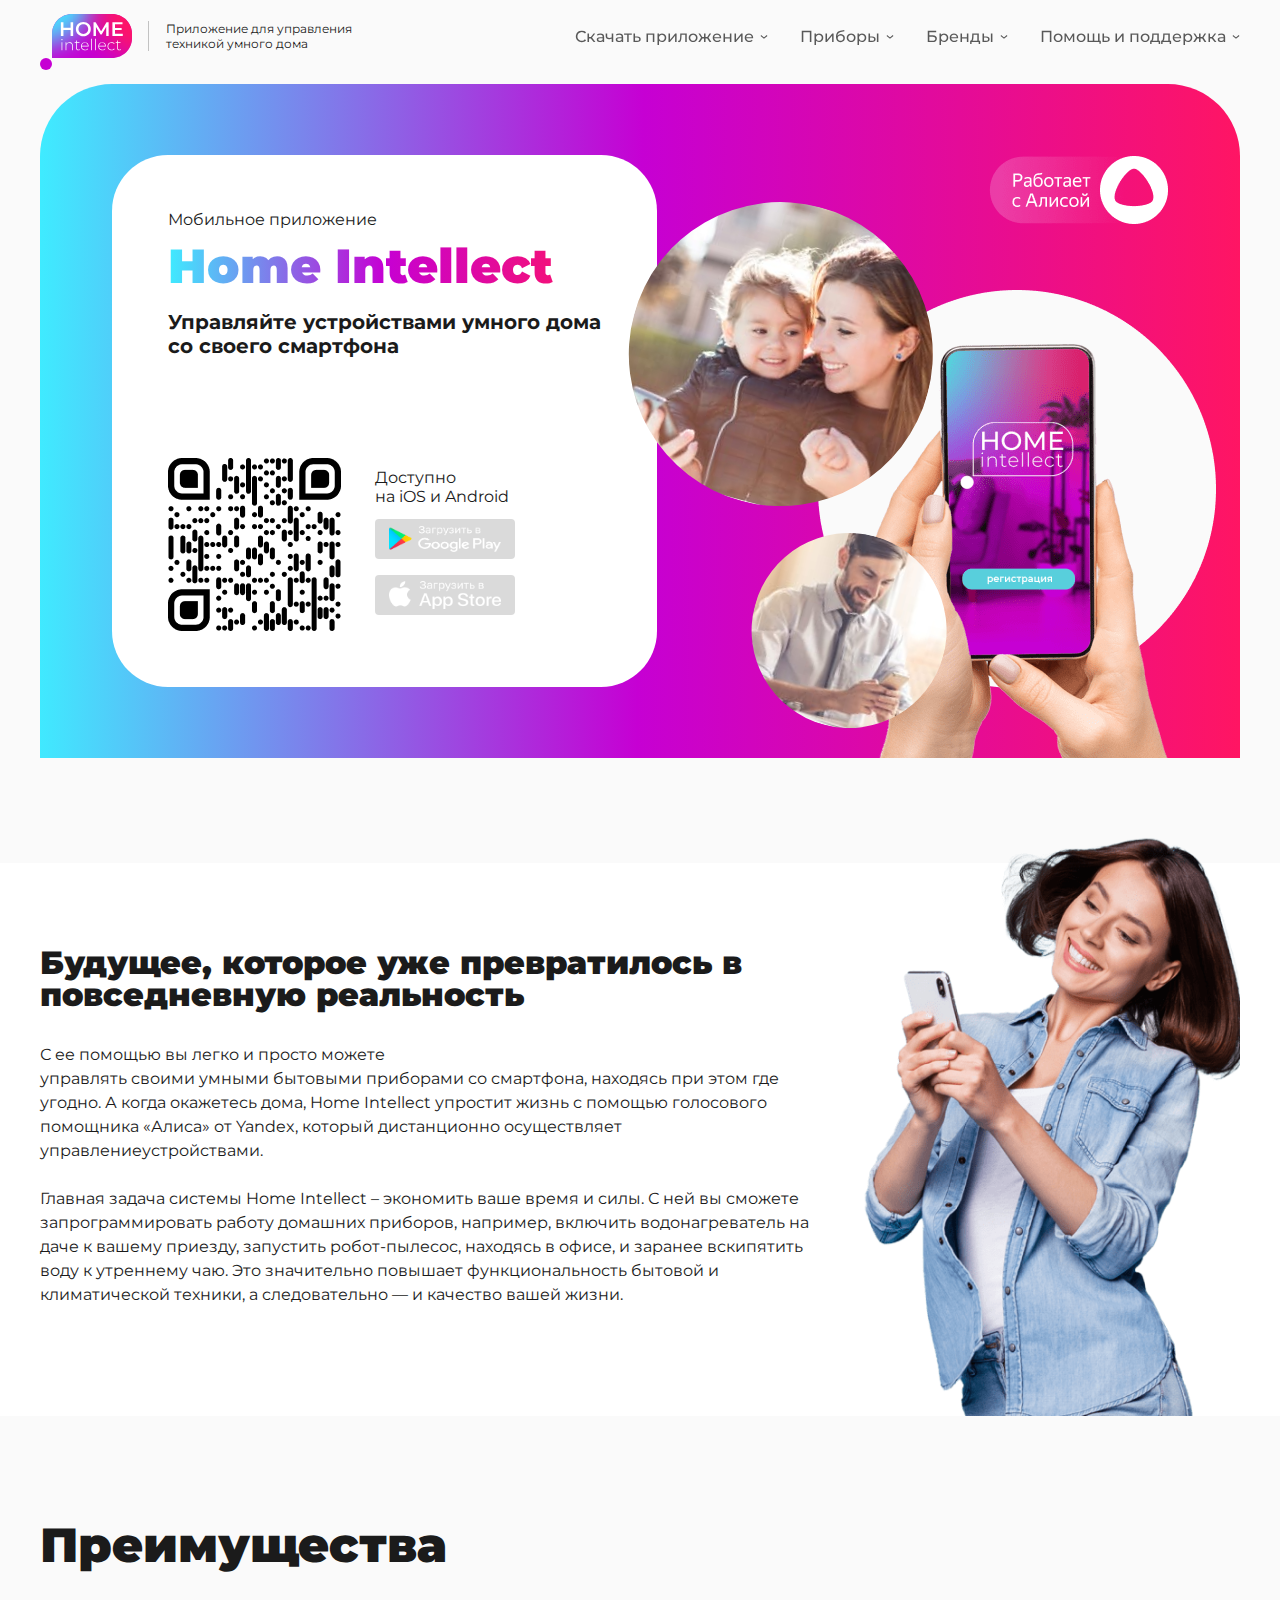
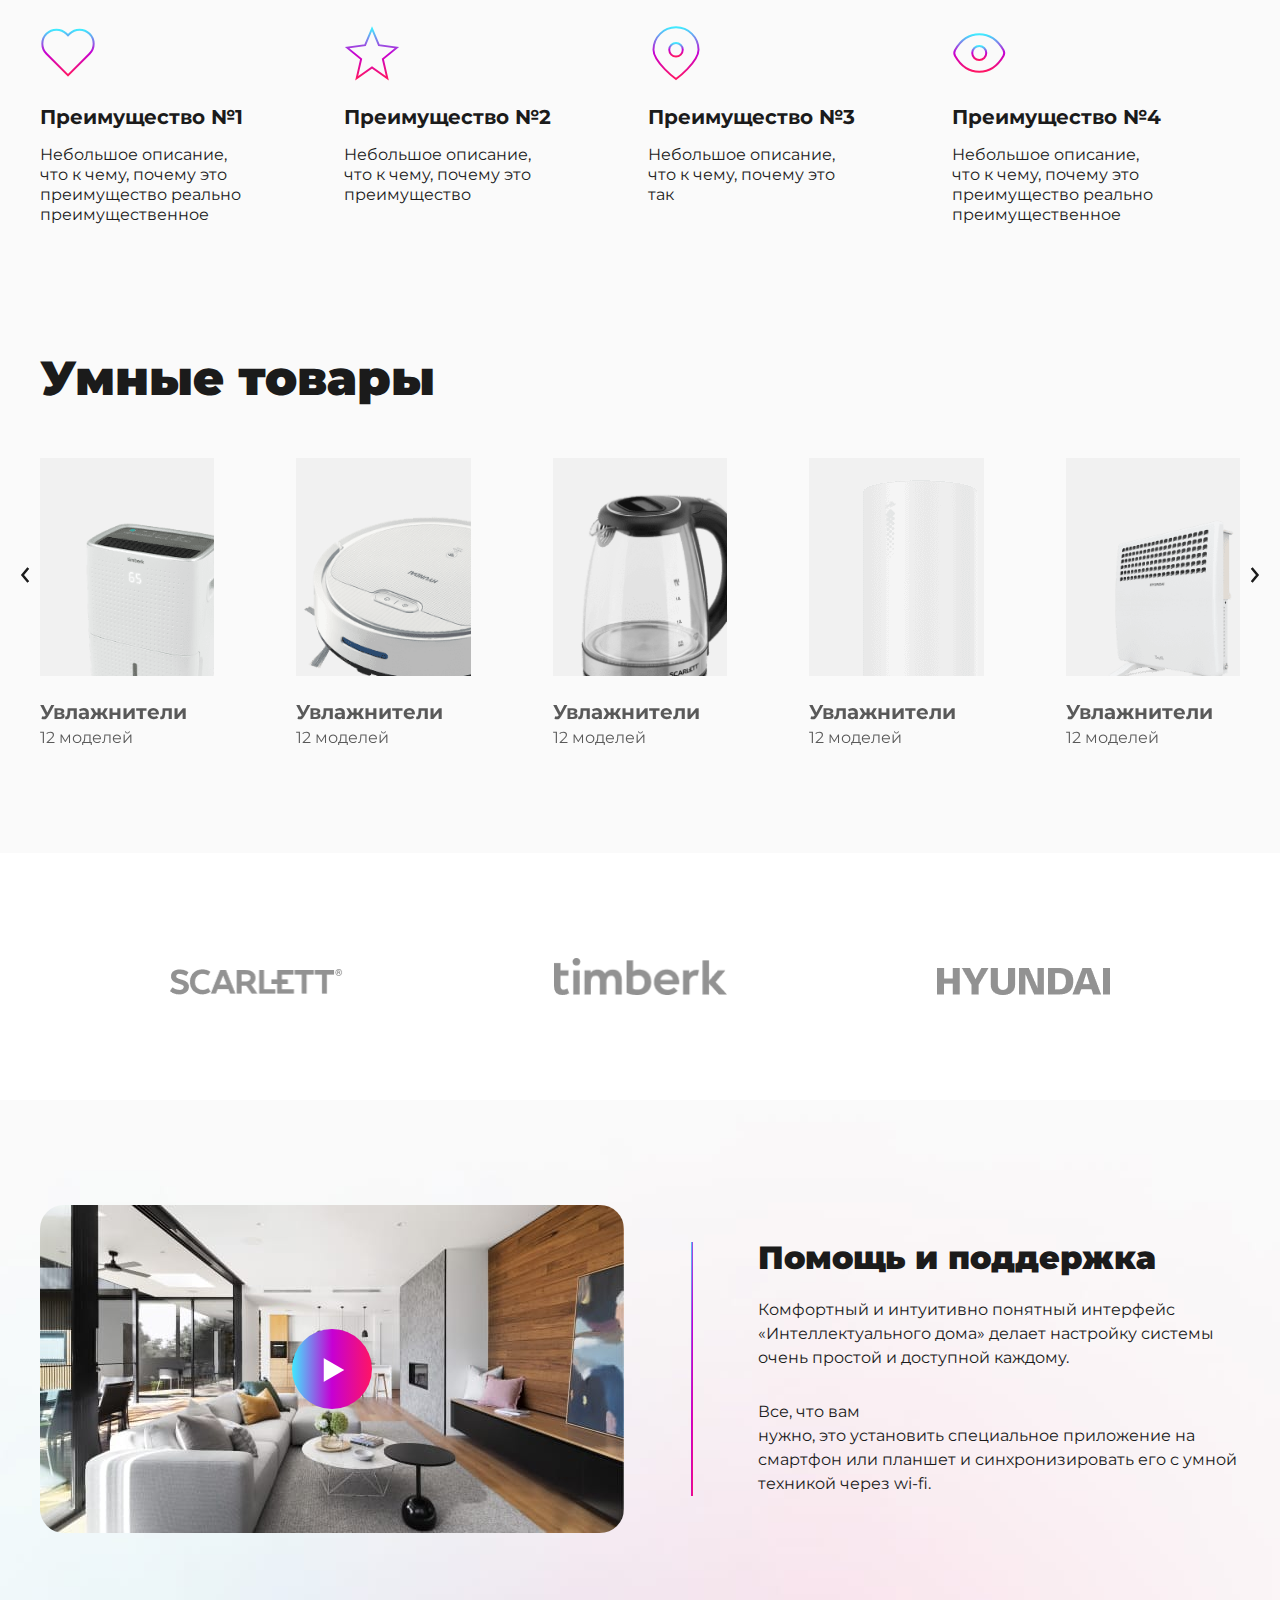
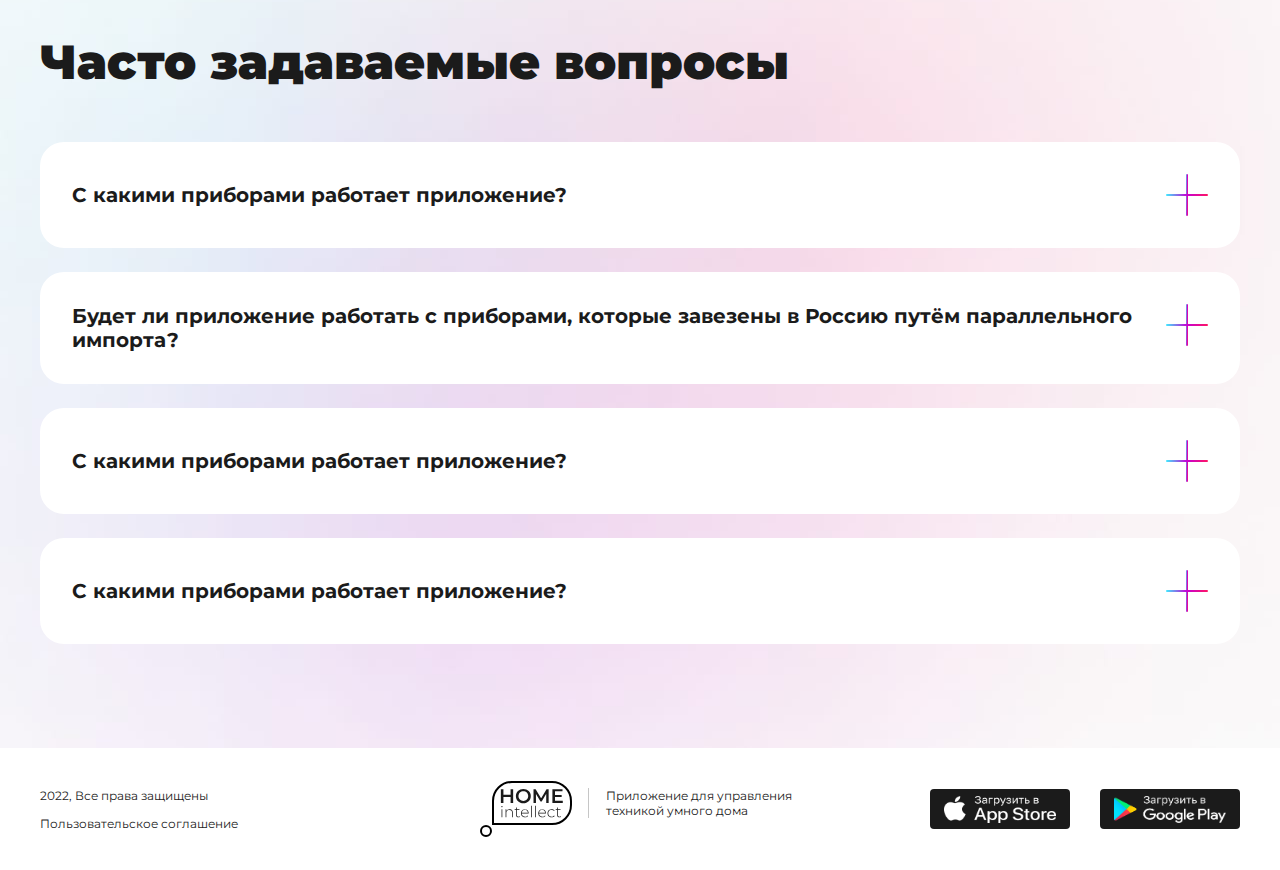
<file: index.html>
<!doctype html>
<html lang="ru">

<head>
    <meta charset="UTF-8">
    <meta name="viewport" content="width=device-width, user-scalable=no, initial-scale=1.0, maximum-scale=1.0, minimum-scale=1.0">
    <meta http-equiv="X-UA-Compatible" content="ie=edge">
    <link rel="stylesheet" href="css/fancybox.css">
    <link rel="stylesheet" href="css/style.css">
    <title>Главная</title>
</head>

<body>


    <div class="wrapper">
        <header class="header">
            <div class="header__container container">
                <div class="header__logo logo">
                    <a href="" class="logo__item">
                        <img src="images/logo.svg" alt="">
                    </a>
                    <p class="logo__description">Приложение для управления техникой умного дома</p>
                </div>
                <div class="header__menu menu">
                    <div data-spoilers="1279.98,max" class="menu__content">
                        <nav class="menu__body">
                            <ul class="menu__list">
                                <li class="menu__item menu__item_download">
                                    <a data-spoiler href="" class="menu__link stroke">
                                        <span>Скачать приложение</span>
                                        <svg>
                                            <use xlink:href="images/icons/icons.svg#angle-down"></use>
                                        </svg>
                                    </a>
                                    <ul class="submenu">
                                        <li class="submenu__item">
                                            <a href="" class="submenu__link">Для iOS</a>
                                        </li>
                                        <li class="submenu__item">
                                            <a href="" class="submenu__link">Для Android</a>
                                        </li>
                                    </ul>
                                </li>
                                <li class="menu__item">
                                    <a data-spoiler href="" class="menu__link stroke active-spoiler">
                                        <span>Приборы</span>
                                        <svg>
                                            <use xlink:href="images/icons/icons.svg#angle-down"></use>
                                        </svg>
                                    </a>
                                    <ul class="submenu">
                                        <li class="submenu__item">
                                            <a href="" class="submenu__link">Увлажнители</a>
                                        </li>
                                        <li class="submenu__item">
                                            <a href="" class="submenu__link">Роботы</a>
                                        </li>
                                        <li class="submenu__item">
                                            <a href="" class="submenu__link">Чайники</a>
                                        </li>
                                        <li class="submenu__item">
                                            <a href="" class="submenu__link">Весы</a>
                                        </li>
                                        <li class="submenu__item">
                                            <a href="" class="submenu__link">Конвекторы</a>
                                        </li>
                                        <li class="submenu__item">
                                            <a href="" class="submenu__link">Осушители</a>
                                        </li>
                                        <li class="submenu__item">
                                            <a href="" class="submenu__link">Водонагреватели</a>
                                        </li>
                                    </ul>
                                </li>
                                <li class="menu__item">
                                    <a data-spoiler href="" class="menu__link stroke">
                                        <span>Бренды</span>
                                        <svg>
                                            <use xlink:href="images/icons/icons.svg#angle-down"></use>
                                        </svg>
                                    </a>
                                    <ul class="submenu">
                                        <li class="submenu__item">
                                            <a href="" class="submenu__link">Timberk</a>
                                        </li>
                                        <li class="submenu__item">
                                            <a href="" class="submenu__link">Scarlett</a>
                                        </li>
                                        <li class="submenu__item">
                                            <a href="" class="submenu__link">Hyundai</a>
                                        </li>
                                    </ul>
                                </li>
                                <li class="menu__item">
                                    <a data-spoiler href="" class="menu__link stroke">
                                        <span>Помощь и поддержка</span>
                                        <svg>
                                            <use xlink:href="images/icons/icons.svg#angle-down"></use>
                                        </svg>
                                    </a>
                                    <ul class="submenu">
                                        <li class="submenu__item">
                                            <a href="" class="submenu__link">Интерактивная инструкция</a>
                                        </li>
                                        <li class="submenu__item">
                                            <a href="" class="submenu__link">Часто задаваемые вопросы</a>
                                        </li>
                                    </ul>
                                </li>
                            </ul>
                        </nav>
                        <p class="menu__label">Доступно на вашей платформе</p>
                        <div class="menu__buttons">
                            <a href="" class="menu__button menu__button_apple available-button">
                                <img src="images/available/apple.png" alt="">
                            </a>
                            <a href="" class="menu__button available-button">
                                <img src="images/available/ios.png" alt="">
                            </a>
                        </div>
                    </div>
                </div>
                <button type="button" class="header__icon icon-menu">
                    <span></span>
                    <span></span>
                    <span></span>
                </button>
            </div>
        </header>

        <main class="page page_home">
            <div class="intro">
                <div class="intro__container container">
                    <div class="intro__body">
                        <div class="intro__content">
                            <p class="intro__label">Мобильное приложение</p>
                            <h1 class="intro__title">Home Intellect</h1>
                            <p class="intro__text">Управляйте устройствами умного дома со своего смартфона</p>
                            <div class="intro__bottom bottom-intro">
                                <div class="bottom-intro__qr">
                                    <img src="images/qr.png" alt="">
                                </div>
                                <div class="bottom-intro__content">
                                    <p class="bottom-intro__label">Доступно
                                        <br>на iOS и Android
                                    </p>
                                    <a href="" class="bottom-intro__button available-button available-button_transparent">
                                        <img src="images/available/ios.png" alt="">
                                    </a>
                                    <a href="" class="bottom-intro__button bottom-intro__button_apple available-button available-button_transparent">
                                        <img src="images/available/apple.png" alt="">
                                    </a>
                                    <a href="" class="bottom-intro__link">
                                        <img src="images/intro/yandex-adaptive.png" alt="">
                                    </a>
                                </div>
                            </div>
                        </div>
                        <div class="intro__image intro__image_first">
                            <img src="images/intro/family.jpg" alt="">
                        </div>
                        <div class="intro__image intro__image_second">
                            <img src="images/intro/man.jpg" alt="">
                        </div>
                        <div class="intro__image intro__image_third">
                            <img src="images/intro/phone.png" alt="">
                        </div>
                        <a href="" class="intro__image intro__image_fourth">
                            <img src="images/intro/yandex.png" alt="">
                        </a>
                    </div>
                </div>
            </div>
            <section class="future section">
                <div class="future__container container">
                    <div class="future__body">
                        <div class="future__content">
                            <h2 class="future__title title-medium">Будущее, которое уже превратилось в повседневную реальность</h2>
                            <p class="future__text">
                                С ее помощью вы легко и просто можете
                                <br>
                                управлять своими умными бытовыми приборами со смартфона, находясь при этом где угодно. А когда окажетесь дома, Home Intellect упростит жизнь с помощью голосового помощника «Алиса» от Yandex, который дистанционно осуществляет управлениеустройствами.

                            </p>
                            <p class="future__text">
                                Главная задача системы Home Intellect – экономить ваше время и силы. С ней вы сможете запрограммировать работу домашних приборов, например, включить водонагреватель на даче к вашему приезду, запустить робот-пылесос, находясь в офисе, и заранее вскипятить воду к утреннему чаю. Это значительно повышает функциональность бытовой и климатической техники, а следовательно — и качество вашей жизни.
                            </p>
                        </div>
                        <div class="future__image">
                            <img src="images/woman.png" alt="">
                        </div>
                    </div>
                </div>
            </section>
            <section class="advantages section">
                <div class="advantages__container container">
                    <h2 class="advantages__title title">Преимущества</h2>
                    <div class="advantages__row">
                        <div class="advantages__column">
                            <div class="advantages__icon">
                                <img src="images/icons/advantages/heart.svg" alt="">
                            </div>
                            <h3 class="advantages__subtitle">Преимущество №1</h3>
                            <p class="advantages__text">Небольшое описание, что к чему, почему это преимущество реально преимущественное</p>
                        </div>
                        <div class="advantages__column">
                            <div class="advantages__icon">
                                <img src="images/icons/advantages/star.svg" alt="">
                            </div>
                            <h3 class="advantages__subtitle">Преимущество №2</h3>
                            <p class="advantages__text">Небольшое описание, что к чему, почему это преимущество</p>
                        </div>
                        <div class="advantages__column">
                            <div class="advantages__icon">
                                <img src="images/icons/advantages/location.svg" alt="">
                            </div>
                            <h3 class="advantages__subtitle">Преимущество №3</h3>
                            <p class="advantages__text">Небольшое описание, что к чему, почему это так</p>
                        </div>
                        <div class="advantages__column">
                            <div class="advantages__icon">
                                <img src="images/icons/advantages/view.svg" alt="">
                            </div>
                            <h3 class="advantages__subtitle">Преимущество №4</h3>
                            <p class="advantages__text">Небольшое описание, что к чему, почему это преимущество реально преимущественное</p>
                        </div>
                    </div>
                </div>
            </section>
            <section class="products section">
                <div class="products__container container">
                    <h2 class="products__title title">Умные товары</h2>
                    <div class="products__body">
                        <div data-slider-loop="on" class="products__slider swiper">
                            <a href="" class="products__slide slide-products">
                                <div class="slide-products__image">
                                    <img src="images/products/01.png" alt="">
                                </div>
                                <h3 class="slide-products__title">Увлажнители</h3>
                                <p class="slide-products__text">12 моделей</p>
                            </a>
                            <a href="" class="products__slide slide-products">
                                <div class="slide-products__image">
                                    <img src="images/products/02.png" alt="">
                                </div>
                                <h3 class="slide-products__title">Увлажнители</h3>
                                <p class="slide-products__text">12 моделей</p>
                            </a>
                            <a href="" class="products__slide slide-products">
                                <div class="slide-products__image">
                                    <img src="images/products/03.png" alt="">
                                </div>
                                <h3 class="slide-products__title">Увлажнители</h3>
                                <p class="slide-products__text">12 моделей</p>
                            </a>
                            <a href="" class="products__slide slide-products">
                                <div class="slide-products__image">
                                    <img src="images/products/04.png" alt="">
                                </div>
                                <h3 class="slide-products__title">Увлажнители</h3>
                                <p class="slide-products__text">12 моделей</p>
                            </a>
                            <a href="" class="products__slide slide-products">
                                <div class="slide-products__image">
                                    <img src="images/products/05.png" alt="">
                                </div>
                                <h3 class="slide-products__title">Увлажнители</h3>
                                <p class="slide-products__text">12 моделей</p>
                            </a>
                        </div>
                        <div class="products__navigation">
                            <div class="products__button-prev stroke">
                                <svg>
                                    <use xlink:href="images/icons/icons.svg#angle-down"></use>
                                </svg>
                            </div>
                            <div class="products__button-next stroke">
                                <svg>
                                    <use xlink:href="images/icons/icons.svg#angle-down"></use>
                                </svg>
                            </div>
                        </div>
                    </div>
                </div>
            </section>
            <section class="brands section">
                <div class="brands__container container">
                    <div class="brands__body">
                        <a href="" class="brands__item">
                            <img src="images/brands/01.png" alt="">
                        </a>
                        <a href="" class="brands__item">
                            <img src="images/brands/02.png" alt="">
                        </a>
                        <a href="" class="brands__item">
                            <img src="images/brands/03.png" alt="">
                        </a>
                    </div>

                </div>
            </section>
            <section class="support section">
                <div class="support__container container">
                    <a class="support__video ibg" data-fancybox data-width="640" data-height="360" href="https://www.youtube.com/watch?v=QDk_bJh4bpk" data-type="iframe" data-preload="false">
                        <img alt="" src="images/video-preview.jpg" />
                        <div class="support__button">
                            <svg>
                                <use xlink:href="images/icons/icons.svg#play"></use>
                            </svg>
                        </div>
                    </a>
                    <div class="support__content">
                        <h2 class="support__title title-medium">Помощь и поддержка</h2>
                        <p class="support__text">Комфортный и интуитивно понятный интерфейс «Интеллектуального дома» делает настройку системы очень простой и доступной каждому.</p>
                        <p class="support__text">Все, что вам
                            <br>
                            нужно, это установить специальное приложение на смартфон или планшет и синхронизировать его с умной техникой через wi-fi.
                        </p>

                    </div>
                </div>
            </section>
            <section class="faq">
                <div class="faq__container container">
                    <h2 class="faq__title title">Часто задаваемые вопросы</h2>
                    <div data-spoilers="" class="faq__items">
                        <div class="faq__item">
                            <div data-spoiler="" class="faq__button">
                                <h3 class="faq__subtitle title-small">С какими приборами работает приложение?</h3>
                                <button class="faq__icon">
                                    <span></span>
                                    <span></span>
                                </button>
                            </div>
                            <p class="faq__text text">Приложение HomeIntellect работает со всеми умными устройствами марок Scarlett, Timberk, Hyundai, приобретенными у официальных дистрибьютеров брендов на всей территории России</p>
                        </div>
                        <div class="faq__item">
                            <div data-spoiler="" class="faq__button">
                                <h3 class="faq__subtitle title-small">Будет ли приложение работать с приборами, которые завезены в Россию путём параллельного импорта?</h3>
                                <button class="faq__icon">
                                    <span></span>
                                    <span></span>
                                </button>
                            </div>
                            <p class="faq__text text">Приложение HomeIntellect работает со всеми умными устройствами марок Scarlett, Timberk, Hyundai, приобретенными у официальных дистрибьютеров брендов на всей территории России</p>
                        </div>
                        <div class="faq__item">
                            <div data-spoiler="" class="faq__button">
                                <h3 class="faq__subtitle title-small">С какими приборами работает приложение?</h3>
                                <button class="faq__icon">
                                    <span></span>
                                    <span></span>
                                </button>
                            </div>
                            <p class="faq__text text">Приложение HomeIntellect работает со всеми умными устройствами марок Scarlett, Timberk, Hyundai, приобретенными у официальных дистрибьютеров брендов на всей территории России</p>
                        </div>
                        <div class="faq__item">
                            <div data-spoiler="" class="faq__button">
                                <h3 class="faq__subtitle title-small">С какими приборами работает приложение?</h3>
                                <button class="faq__icon">
                                    <span></span>
                                    <span></span>
                                </button>
                            </div>
                            <p class="faq__text text">Приложение HomeIntellect работает со всеми умными устройствами марок Scarlett, Timberk, Hyundai, приобретенными у официальных дистрибьютеров брендов на всей территории России</p>
                        </div>
                    </div>
                </div>
            </section>
        </main>
        <div class="footer">
            <div class="footer__container container">
                <div class="footer__body">
                    <div class="footer__column">
                        <p class="footer__copy">2022, Все права защищены</p>
                        <a href="" class="footer__agreement">Пользовательское соглашение</a>
                    </div>
                    <div class="footer__column">
                        <div class="footer__logo logo">
                            <a href="" class="logo__item">
                                <img src="images/logo-black.svg" alt="">
                            </a>
                            <p class="logo__description">Приложение для управления техникой умного дома</p>
                        </div>
                    </div>
                    <div class="footer__column">
                        <div class="footer__buttons">
                            <a href="" class="footer__button footer__button_apple available-button">
                                <img src="images/available/apple.png" alt="">
                            </a>
                            <a href="" class="footer__button available-button">
                                <img src="images/available/ios.png" alt="">
                            </a>
                        </div>
                    </div>
                </div>
            </div>
        </div>

    </div>
    <script src="js/swiper-bundle.min.js"></script>
    <script src="js/fancybox.umd.js"></script>
    <script src="js/script.js"></script>
</body>

</html>
</file>
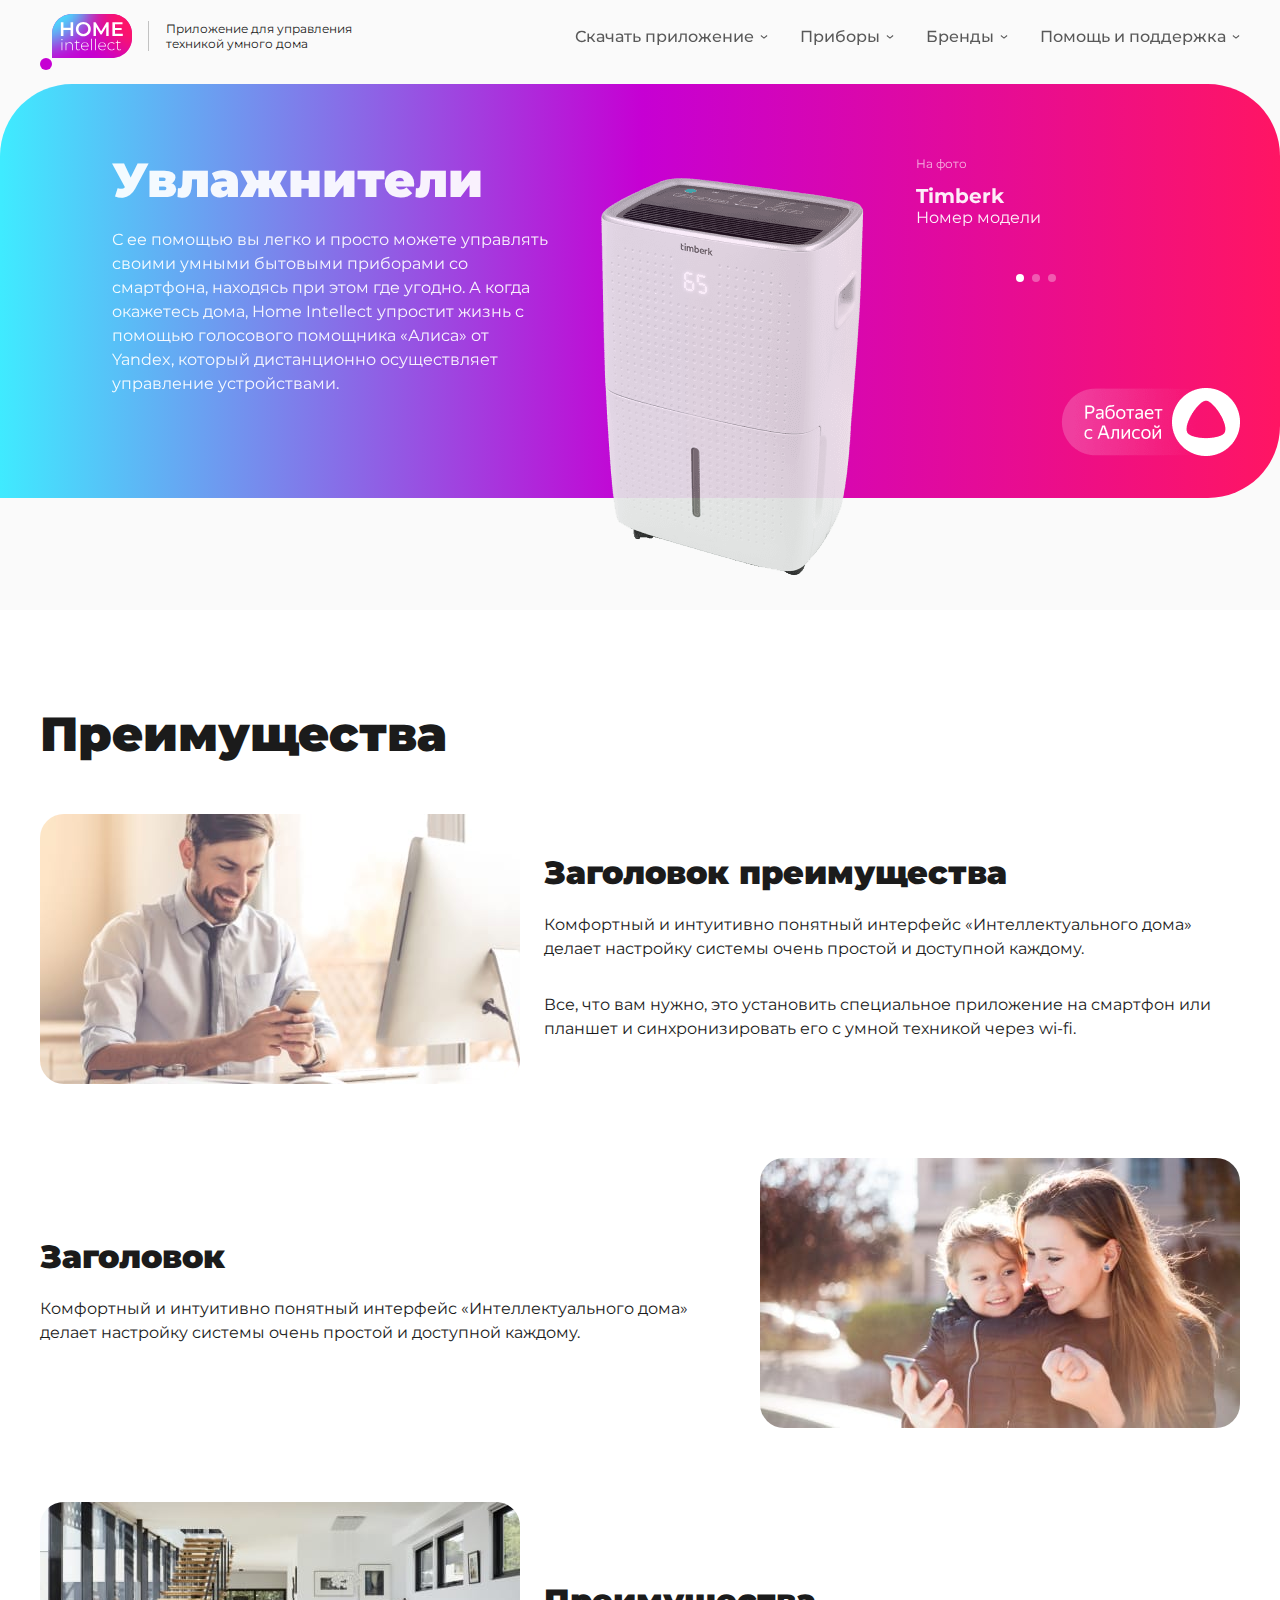
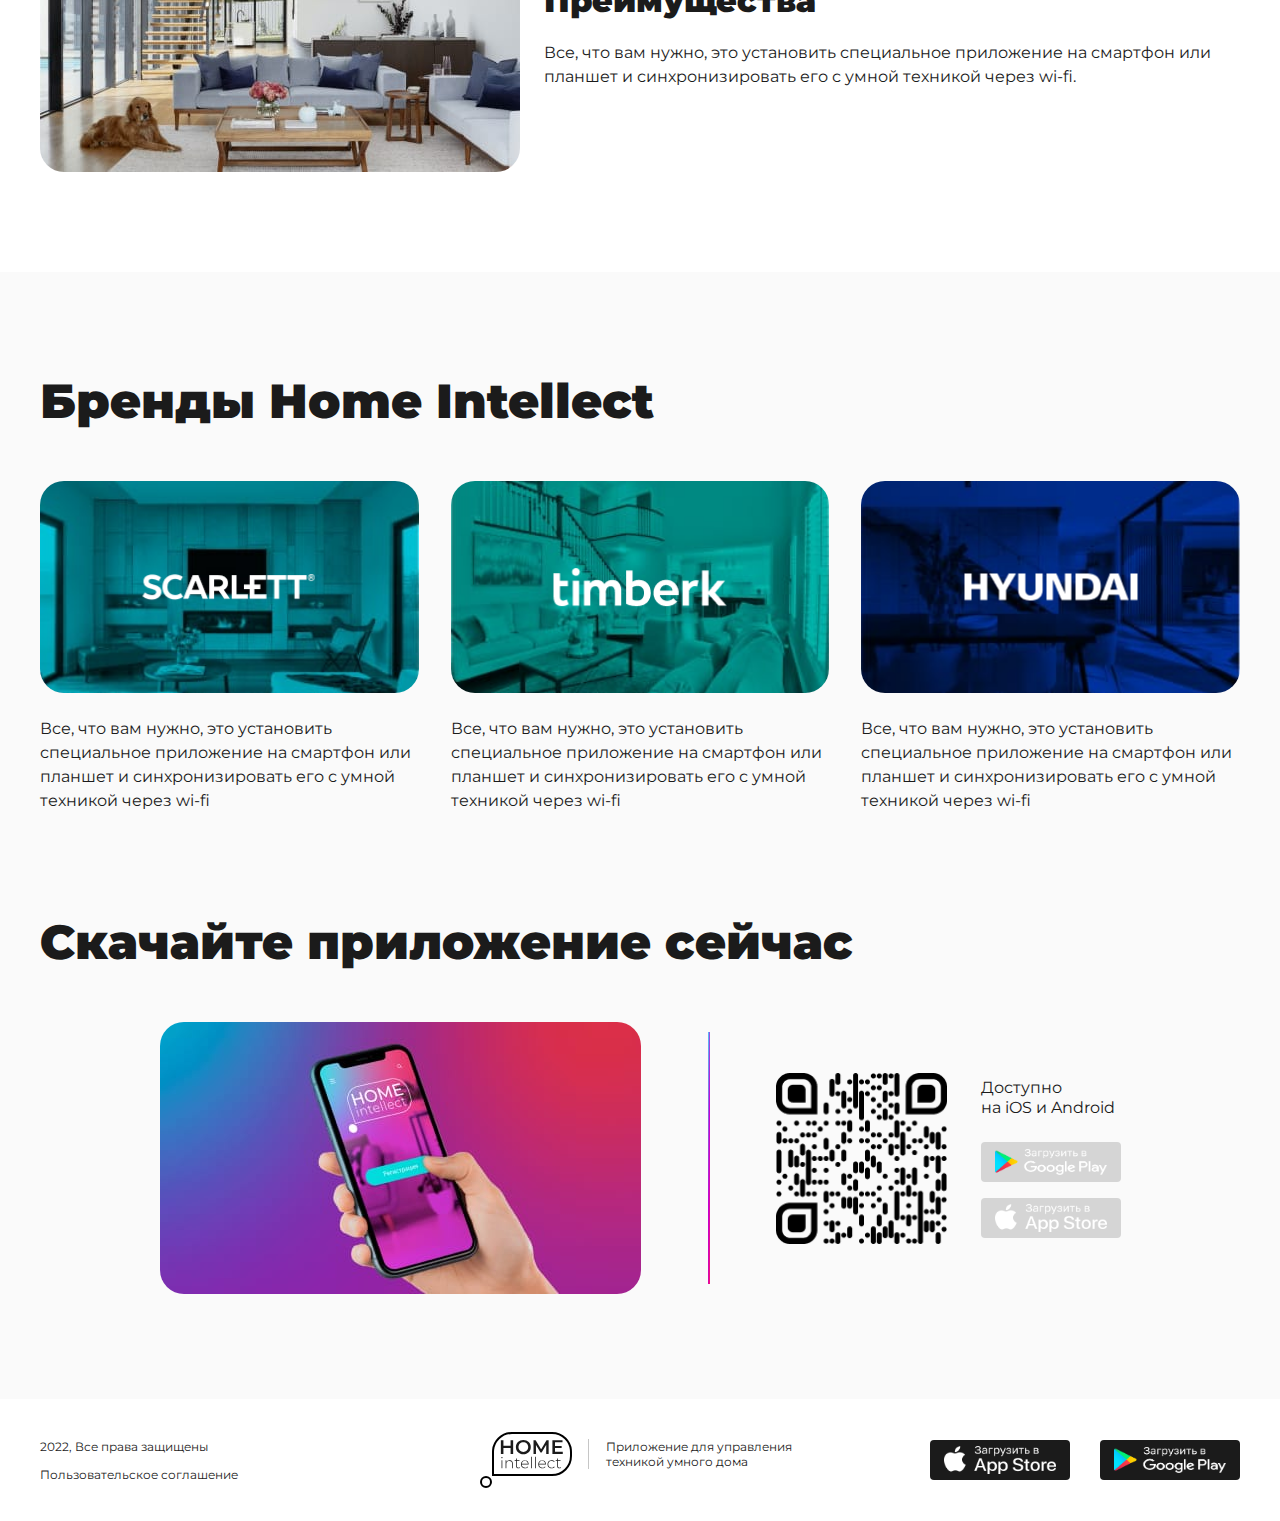
<file: about.html>
<!doctype html>
<html lang="ru">

<head>
    <meta charset="UTF-8">
    <meta name="viewport" content="width=device-width, user-scalable=no, initial-scale=1.0, maximum-scale=1.0, minimum-scale=1.0">
    <meta http-equiv="X-UA-Compatible" content="ie=edge">
    <link rel="stylesheet" href="css/fancybox.css">
    <link rel="stylesheet" href="css/style.css">
    <title>О нас</title>
</head>

<body>


    <div class="wrapper">
        <header class="header">
            <div class="header__container container">
                <div class="header__logo logo">
                    <a href="" class="logo__item">
                        <img src="images/logo.svg" alt="">
                    </a>
                    <p class="logo__description">Приложение для управления техникой умного дома</p>
                </div>
                <div class="header__menu menu">
                    <div data-spoilers="1279.98,max" class="menu__content">
                        <nav class="menu__body">
                            <ul class="menu__list">
                                <li class="menu__item menu__item_download">
                                    <a data-spoiler href="" class="menu__link stroke">
                                        <span>Скачать приложение</span>
                                        <svg>
                                            <use xlink:href="images/icons/icons.svg#angle-down"></use>
                                        </svg>
                                    </a>
                                    <ul class="submenu">
                                        <li class="submenu__item">
                                            <a href="" class="submenu__link">Для iOS</a>
                                        </li>
                                        <li class="submenu__item">
                                            <a href="" class="submenu__link">Для Android</a>
                                        </li>
                                    </ul>
                                </li>
                                <li class="menu__item">
                                    <a data-spoiler href="" class="menu__link stroke active-spoiler">
                                        <span>Приборы</span>
                                        <svg>
                                            <use xlink:href="images/icons/icons.svg#angle-down"></use>
                                        </svg>
                                    </a>
                                    <ul class="submenu">
                                        <li class="submenu__item">
                                            <a href="" class="submenu__link">Увлажнители</a>
                                        </li>
                                        <li class="submenu__item">
                                            <a href="" class="submenu__link">Роботы</a>
                                        </li>
                                        <li class="submenu__item">
                                            <a href="" class="submenu__link">Чайники</a>
                                        </li>
                                        <li class="submenu__item">
                                            <a href="" class="submenu__link">Весы</a>
                                        </li>
                                        <li class="submenu__item">
                                            <a href="" class="submenu__link">Конвекторы</a>
                                        </li>
                                        <li class="submenu__item">
                                            <a href="" class="submenu__link">Осушители</a>
                                        </li>
                                        <li class="submenu__item">
                                            <a href="" class="submenu__link">Водонагреватели</a>
                                        </li>
                                    </ul>
                                </li>
                                <li class="menu__item">
                                    <a data-spoiler href="" class="menu__link stroke">
                                        <span>Бренды</span>
                                        <svg>
                                            <use xlink:href="images/icons/icons.svg#angle-down"></use>
                                        </svg>
                                    </a>
                                    <ul class="submenu">
                                        <li class="submenu__item">
                                            <a href="" class="submenu__link">Timberk</a>
                                        </li>
                                        <li class="submenu__item">
                                            <a href="" class="submenu__link">Scarlett</a>
                                        </li>
                                        <li class="submenu__item">
                                            <a href="" class="submenu__link">Hyundai</a>
                                        </li>
                                    </ul>
                                </li>
                                <li class="menu__item">
                                    <a data-spoiler href="" class="menu__link stroke">
                                        <span>Помощь и поддержка</span>
                                        <svg>
                                            <use xlink:href="images/icons/icons.svg#angle-down"></use>
                                        </svg>
                                    </a>
                                    <ul class="submenu">
                                        <li class="submenu__item">
                                            <a href="" class="submenu__link">Интерактивная инструкция</a>
                                        </li>
                                        <li class="submenu__item">
                                            <a href="" class="submenu__link">Часто задаваемые вопросы</a>
                                        </li>
                                    </ul>
                                </li>
                            </ul>
                        </nav>
                        <p class="menu__label">Доступно на вашей платформе</p>
                        <div class="menu__buttons">
                            <a href="" class="menu__button menu__button_apple available-button">
                                <img src="images/available/apple.png" alt="">
                            </a>
                            <a href="" class="menu__button available-button">
                                <img src="images/available/ios.png" alt="">
                            </a>
                        </div>
                    </div>
                </div>
                <button type="button" class="header__icon icon-menu">
                    <span></span>
                    <span></span>
                    <span></span>
                </button>
            </div>
        </header>

        <main class="page">
            <div class="main-slider">
                <div class="main-slider__container container">
                    <div class="main-slider__body">
                        <div class="main-slider__slider swiper">
                            <div class="main-slider__slide slide-main-slider">
                                <div data-da=".main-slider,600,last" class="slide-main-slider__content">
                                    <h1 class="slide-main-slider__title">Увлажнители</h1>
                                    <p class="slide-main-slider__text">С ее помощью вы легко и просто можете управлять своими умными бытовыми приборами со смартфона, находясь при этом где угодно. А когда окажетесь дома, Home Intellect упростит жизнь с помощью голосового помощника «Алиса» от Yandex, который дистанционно осуществляет управление устройствами.</p>
                                </div>
                                <div class="slide-main-slider__image">
                                    <img src="images/mainslider/01.png" alt="">
                                </div>
                                <div class="slide-main-slider__info">
                                    <p class="slide-main-slider__label">На фото</p>
                                    <p class="slide-main-slider__name">Timberk</p>
                                    <p class="slide-main-slider__number">Номер модели</p>
                                </div>
                            </div>
                            <div class="main-slider__slide slide-main-slider">
                                <div data-da=".main-slider,600,last" class="slide-main-slider__content">
                                    <h1 class="slide-main-slider__title">Увлажнители2</h1>
                                    <p class="slide-main-slider__text">С ее помощью вы легко и просто можете управлять своими умными бытовыми приборами со смартфона, находясь при этом где угодно. А когда окажетесь дома, Home Intellect упростит жизнь с помощью голосового помощника «Алиса» от Yandex, который дистанционно осуществляет управление устройствами.</p>
                                </div>
                                <div class="slide-main-slider__image">
                                    <img src="images/mainslider/01.png" alt="">
                                </div>
                                <div class="slide-main-slider__info">
                                    <p class="slide-main-slider__label">На фото</p>
                                    <p class="slide-main-slider__name">Timberk</p>
                                    <p class="slide-main-slider__number">Номер модели</p>
                                </div>
                            </div>
                            <div class="main-slider__slide slide-main-slider">
                                <div data-da=".main-slider,600,last" class="slide-main-slider__content">
                                    <h1 class="slide-main-slider__title">Увлажнители3</h1>
                                    <p class="slide-main-slider__text">С ее помощью вы легко и просто можете управлять своими умными бытовыми приборами со смартфона, находясь при этом где угодно. А когда окажетесь дома, Home Intellect упростит жизнь с помощью голосового помощника «Алиса» от Yandex, который дистанционно осуществляет управление устройствами.</p>
                                </div>
                                <div class="slide-main-slider__image">
                                    <img src="images/mainslider/01.png" alt="">
                                </div>
                                <div class="slide-main-slider__info">
                                    <p class="slide-main-slider__label">На фото</p>
                                    <p class="slide-main-slider__name">Timberk</p>
                                    <p class="slide-main-slider__number">Номер модели</p>
                                </div>
                            </div>
                        </div>
                        <div class="main-slider__pagination"></div>
                        <a href="" class="main-slider__image">
                            <img src="images/intro/yandex.png" alt="">
                        </a>
                    </div>
                </div>
            </div>
            <section class="about-advantages section">
                <div class="about-advantages__container container">
                    <h2 class="about-advantages__title title">Преимущества</h2>
                    <div class="about-advantages__items">
                        <div class="about-advantages__item item-about-advantages">
                            <div class="item-about-advantages__image">
                                <img src="images/about-advantages/01.jpg" alt="">
                            </div>
                            <div class="item-about-advantages__content">
                                <h3 class="item-about-advantages__title title-medium">Заголовок преимущества</h3>
                                <div class="item-about-advantages__text">
                                    <p>Комфортный и интуитивно понятный интерфейс «Интеллектуального дома» делает настройку системы очень простой и доступной каждому.</p>
                                    <p>Все, что вам нужно, это установить специальное приложение на смартфон или планшет и синхронизировать его с умной техникой через wi-fi.</p>
                                </div>
                            </div>
                        </div>
                        <div class="about-advantages__item item-about-advantages">
                            <div class="item-about-advantages__image">
                                <img src="images/about-advantages/02.jpg" alt="">
                            </div>
                            <div class="item-about-advantages__content">
                                <h3 class="item-about-advantages__title title-medium">Заголовок</h3>
                                <div class="item-about-advantages__text">
                                    <p>Комфортный и интуитивно понятный интерфейс «Интеллектуального дома» делает настройку системы очень простой и доступной каждому. </p>
                                </div>
                            </div>
                        </div>
                        <div class="about-advantages__item item-about-advantages">
                            <div class="item-about-advantages__image">
                                <img src="images/about-advantages/03.jpg" alt="">
                            </div>
                            <div class="item-about-advantages__content">
                                <h3 class="item-about-advantages__title title-medium">Преимущества</h3>
                                <div class="item-about-advantages__text">
                                    <p>Все, что вам нужно, это установить специальное приложение на смартфон или планшет и синхронизировать его с умной техникой через wi-fi.</p>
                                </div>
                            </div>
                        </div>
                    </div>
                </div>
            </section>
            <section class="about-brands section">
                <div class="about-brands__container container">
                    <h2 class="about-brands__title title">Бренды Home Intellect</h2>
                    <div class="about-brands__row">
                        <div class="about-brands__column">
                            <div class="about-brands__image">
                                <div class="about-brands__item">
                                    <img src="images/about-brands/brand_01.png" alt="">
                                </div>
                                <img src="images/about-brands/01.jpg" alt="">
                            </div>
                            <p class="about-brands__text">Все, что вам нужно, это установить специальное приложение на смартфон или планшет и синхронизировать его с умной техникой через wi-fi</p>
                        </div>
                        <div class="about-brands__column">
                            <div class="about-brands__image">
                                <div class="about-brands__item">
                                    <img src="images/about-brands/brand_02.png" alt="">
                                </div>
                                <img src="images/about-brands/02.jpg" alt="">
                            </div>
                            <p class="about-brands__text">Все, что вам нужно, это установить специальное приложение на смартфон или планшет и синхронизировать его с умной техникой через wi-fi</p>
                        </div>
                        <div class="about-brands__column">
                            <div class="about-brands__image">
                                <div class="about-brands__item">
                                    <img src="images/about-brands/brand_03.png" alt="">
                                </div>
                                <img src="images/about-brands/03.jpg" alt="">
                            </div>
                            <p class="about-brands__text">Все, что вам нужно, это установить специальное приложение на смартфон или планшет и синхронизировать его с умной техникой через wi-fi</p>
                        </div>
                    </div>
                </div>
            </section>
            <section class="download section">
                <div class="download__container container">
                    <h2 class="download__title title">Скачайте приложение сейчас</h2>
                    <div class="download__body">
                        <div class="download__image">
                            <img src="images/download.jpg" alt="">
                        </div>
                        <div class="download__content">
                            <div class="download__qr">
                                <img src="images/qr.png" alt="">
                            </div>
                            <div class="download__info">
                                <p class="download__label">Доступно
                                    <br>на iOS и Android
                                </p>
                                <a href="" class="download__button available-button available-button_transparent">
                                    <img src="images/available/ios.png" alt="">
                                </a>
                                <a href="" class="download__button download__button_apple available-button available-button_transparent">
                                    <img src="images/available/apple.png" alt="">
                                </a>
                            </div>
                        </div>
                    </div>
                </div>
            </section>
        </main>
        <div class="footer">
            <div class="footer__container container">
                <div class="footer__body">
                    <div class="footer__column">
                        <p class="footer__copy">2022, Все права защищены</p>
                        <a href="" class="footer__agreement">Пользовательское соглашение</a>
                    </div>
                    <div class="footer__column">
                        <div class="footer__logo logo">
                            <a href="" class="logo__item">
                                <img src="images/logo-black.svg" alt="">
                            </a>
                            <p class="logo__description">Приложение для управления техникой умного дома</p>
                        </div>
                    </div>
                    <div class="footer__column">
                        <div class="footer__buttons">
                            <a href="" class="footer__button footer__button_apple available-button">
                                <img src="images/available/apple.png" alt="">
                            </a>
                            <a href="" class="footer__button available-button">
                                <img src="images/available/ios.png" alt="">
                            </a>
                        </div>
                    </div>
                </div>
            </div>
        </div>

    </div>
    <script src="js/swiper-bundle.min.js"></script>
    <script src="js/fancybox.umd.js"></script>
    <script src="js/script.js"></script>
</body>

</html>
</file>
<file: css/style.css>
@charset "UTF-8";

@font-face {
  font-family: "Montserrat";
  src: local("Montserrat-Black"), url("../fonts/Montserrat-Black.woff2") format("woff2"), url("../fonts/Montserrat-Black.woff") format("woff");
  font-weight: 900;
  font-style: normal;
  font-display: swap;
}

@font-face {
  font-family: "Montserrat";
  src: local("Montserrat-Bold"), url("../fonts/Montserrat-Bold.woff2") format("woff2"), url("../fonts/Montserrat-Bold.woff") format("woff");
  font-weight: 700;
  font-style: normal;
  font-display: swap;
}

@font-face {
  font-family: "Montserrat";
  src: local("Montserrat-Light"), url("../fonts/Montserrat-Light.woff2") format("woff2"), url("../fonts/Montserrat-Light.woff") format("woff");
  font-weight: 300;
  font-style: normal;
  font-display: swap;
}

@font-face {
  font-family: "Montserrat";
  src: local("Montserrat-Medium"), url("../fonts/Montserrat-Medium.woff2") format("woff2"), url("../fonts/Montserrat-Medium.woff") format("woff");
  font-weight: 500;
  font-style: normal;
  font-display: swap;
}

@font-face {
  font-family: "Montserrat";
  src: local("Montserrat-Regular"), url("../fonts/Montserrat-Regular.woff2") format("woff2"), url("../fonts/Montserrat-Regular.woff") format("woff");
  font-weight: 400;
  font-style: normal;
  font-display: swap;
}

@font-face {
  font-family: "Montserrat";
  src: local("Montserrat-SemiBold"), url("../fonts/Montserrat-SemiBold.woff2") format("woff2"), url("../fonts/Montserrat-SemiBold.woff") format("woff");
  font-weight: 600;
  font-style: normal;
  font-display: swap;
}

* {
  padding: 0;
  margin: 0;
  border: 0;
}

*,
*:before,
*:after {
  -webkit-box-sizing: border-box;
  box-sizing: border-box;
}

:focus,
:active {
  outline: none;
}

a:focus,
a:active {
  outline: none;
}

nav,
footer,
header,
aside {
  display: block;
}

html,
body {
  height: 100%;
  width: 100%;
  font-size: 100%;
  line-height: 1;
  font-size: 14px;
  -ms-text-size-adjust: 100%;
  -moz-text-size-adjust: 100%;
  -webkit-text-size-adjust: 100%;
}

input,
button,
textarea {
  font-family: inherit;
}

input::-ms-clear {
  display: none;
}

button {
  cursor: pointer;
  background: none;
}

button::-moz-focus-inner {
  padding: 0;
  border: 0;
}

a,
a:visited {
  text-decoration: none;
}

a:hover {
  text-decoration: none;
}

ul li {
  list-style: none;
}

img {
  vertical-align: top;
}

h1,
h2,
h3,
h4,
h5,
h6 {
  font-size: inherit;
  font-weight: 400;
}

a {
  color: inherit;
}

input[type=text],
input[type=email],
input[type=tel],
textarea {
  -webkit-appearance: none;
  -moz-appearance: none;
  appearance: none;
}

.input {
  font-size: 16px;
  width: 100%;
  display: block;
  font-weight: 300;
  color: #fff;
  min-height: 45px;
  background-color: transparent;
  border-bottom: 1px solid #FFFFFF;
}

.input::-webkit-input-placeholder {
  color: #fff;
  font-size: 16px;
}

.input::-moz-placeholder {
  color: #fff;
  font-size: 16px;
}

.input:-ms-input-placeholder {
  color: #fff;
  font-size: 16px;
}

.input::-ms-input-placeholder {
  color: #fff;
  font-size: 16px;
}

.input::placeholder {
  color: #fff;
  font-size: 16px;
}

.input:focus::-webkit-input-placeholder {
  color: transparent;
}

.input:focus::-moz-placeholder {
  color: transparent;
}

.input:focus:-ms-input-placeholder {
  color: transparent;
}

.input:focus::-ms-input-placeholder {
  color: transparent;
}

.input:focus::placeholder {
  color: transparent;
}

textarea.input {
  resize: none;
  padding: 13px 16px;
  background-color: #F8F8F8;
  min-height: 152px;
}

textarea.input::-webkit-input-placeholder {
  color: #A6A6A6;
}

textarea.input::-moz-placeholder {
  color: #A6A6A6;
}

textarea.input:-ms-input-placeholder {
  color: #A6A6A6;
}

textarea.input::-ms-input-placeholder {
  color: #A6A6A6;
}

textarea.input::placeholder {
  color: #A6A6A6;
}

.checkbox {
  position: relative;
}

.checkbox__input {
  position: absolute;
  width: 0;
  height: 0;
  opacity: 0;
  visibility: hidden;
}

.checkbox__input:checked + .checkbox__text:after {
  -webkit-transform: scale(1);
  transform: scale(1);
}

.checkbox__text {
  display: -webkit-inline-box;
  display: -ms-inline-flexbox;
  display: inline-flex;
  -webkit-box-align: center;
  -ms-flex-align: center;
  align-items: center;
  position: relative;
  cursor: pointer;
  font-size: 16px;
  line-height: 120%;
  /* identical to box height, or 26px */
  letter-spacing: 0.03em;
  /* black */
  color: #181C1C;
}

.checkbox__text:before {
  content: "";
  -ms-flex-item-align: start;
  align-self: flex-start;
  margin: 0 10px 0 0;
  -webkit-box-flex: 0;
  -ms-flex: 0 0 20px;
  flex: 0 0 20px;
  left: 0;
  top: 0;
  width: 20px;
  height: 20px;
  background: #F5F5F5;
  border-radius: 4px;
}

.checkbox__text:after {
  content: "";
  position: absolute;
  width: 10px;
  height: 10px;
  left: 5px;
  top: 5px;
  background: #0CBCBC;
  border-radius: 2px;
  -webkit-transform: scale(0);
  transform: scale(0);
  -webkit-transition: all 0.3s ease 0s;
  transition: all 0.3s ease 0s;
}

.select {
  display: block;
  width: 100%;
  position: relative;
}

.select__head {
  min-height: 56px;
  padding: 15px 25px;
  cursor: pointer;
  display: -webkit-inline-box;
  display: -ms-inline-flexbox;
  display: inline-flex;
  -webkit-box-align: center;
  -ms-flex-align: center;
  align-items: center;
  -webkit-box-pack: justify;
  -ms-flex-pack: justify;
  justify-content: space-between;
  background-color: #F5F5F5;
  width: 100%;
  border-radius: 8px;
  font-size: 16px;
  line-height: 162.4%;
  letter-spacing: 0.03em;
  color: #181C1C;
}

.select__head svg {
  -webkit-transition: -webkit-transform 0.3s ease 0s;
  transition: -webkit-transform 0.3s ease 0s;
  transition: transform 0.3s ease 0s;
  transition: transform 0.3s ease 0s, -webkit-transform 0.3s ease 0s;
  height: 10px;
  width: 20px;
  margin: 0 0 0 17px;
  color: #090A0A !important;
  opacity: 0.25;
}

.select__head.active svg {
  -webkit-transform: rotate(-180deg);
  transform: rotate(-180deg);
}

.select__list {
  border-radius: 8px;
  background: #F5F5F5;
  position: absolute;
  top: calc(100% + 10px);
  left: 0;
  width: 100%;
  height: auto;
  z-index: 3;
}

.select__item {
  padding: 15px 25px;
  -webkit-transition: color 0.3s ease 0s;
  transition: color 0.3s ease 0s;
  font-size: 16px;
  line-height: 162.4%;
  letter-spacing: 0.03em;
  color: #181C1C;
  cursor: pointer;
}

.swiper-build {
  overflow: hidden;
}

.swiper-build .swiper-wrapper {
  display: -webkit-box;
  display: -ms-flexbox;
  display: flex;
  height: 100%;
  width: 100%;
}

.swiper-build .swiper-slide {
  -ms-flex-negative: 0;
  flex-shrink: 0;
  height: 100%;
  width: 100%;
}

.swiper-build.swiper-container-multirow-column > .swiper-wrapper {
  -webkit-box-orient: vertical;
  -webkit-box-direction: normal;
  -ms-flex-direction: column;
  flex-direction: column;
  -webkit-box-pack: justify;
  -ms-flex-pack: justify;
  justify-content: space-between;
  -ms-flex-wrap: wrap;
  flex-wrap: wrap;
}

.swiper-build.swiper-container-autoheight .swiper-slide {
  height: auto;
}

.swiper-build.swiper-container-autoheight .swiper-wrapper {
  -webkit-box-align: start;
  -ms-flex-align: start;
  align-items: flex-start;
  -webkit-transition-property: height, -webkit-transform;
  transition-property: height, -webkit-transform;
  transition-property: transform, height;
  transition-property: transform, height, -webkit-transform;
}

.dots {
  display: -webkit-box;
  display: -ms-flexbox;
  display: flex;
  -webkit-box-pack: center;
  -ms-flex-pack: center;
  justify-content: center;
  -webkit-box-align: center;
  -ms-flex-align: center;
  align-items: center;
}

.dots .swiper-pagination-bullet {
  margin: 0 5px;
  cursor: pointer;
  width: 12px;
  height: 12px;
  -webkit-transition: all 0.3s ease 0s;
  transition: all 0.3s ease 0s;
  border-radius: 50%;
  background: rgba(9, 10, 10, 0.1);
}

.dots .swiper-pagination-bullet-active {
  background: #000;
}

.ibg {
  background-position: center;
  background-repeat: no-repeat;
  background-size: cover;
  position: relative;
}

.ibg img {
  position: absolute;
  top: 0;
  left: 0;
  height: 0;
  width: 0;
  opacity: 0;
  visibility: hidden;
}

body {
  color: #1B1B1B;
  font-size: 16px;
  font-family: "Montserrat";
}

body.hidden {
  overflow: hidden;
}

.wrapper {
  display: -webkit-box;
  display: -ms-flexbox;
  display: flex;
  -webkit-box-orient: vertical;
  -webkit-box-direction: normal;
  -ms-flex-direction: column;
  flex-direction: column;
  min-height: 100%;
}

.container {
  margin: 0 auto;
  padding: 0 40px;
  max-width: 1360px;
}

.header,
.footer {
  -webkit-box-flex: 0;
  -ms-flex: 0 0 auto;
  flex: 0 0 auto;
}

.page {
  -webkit-box-flex: 1;
  -ms-flex: 1 1 auto;
  flex: 1 1 auto;
  overflow: hidden;
  background: #FAFAFA;
}

.page_home {
  background: url("../images/page-bg.jpg") 50% 100%/cover no-repeat #FAFAFA;
}

.section {
  margin-bottom: 105px;
}

.stroke svg {
  fill: none !important;
  color: #1B1B1B;
}

svg {
  fill: #1B1B1B;
}

.button {
  display: -webkit-inline-box;
  display: -ms-inline-flexbox;
  display: inline-flex;
  -webkit-box-align: center;
  -ms-flex-align: center;
  align-items: center;
  -webkit-box-pack: center;
  -ms-flex-pack: center;
  justify-content: center;
  text-align: center;
  line-height: 135.7142857143%;
  background-color: #FF6700;
  border-radius: 8px;
  color: #fff;
  font-weight: 700;
  letter-spacing: 0.15em;
  min-height: 69px;
  padding: 2px 25px;
  text-transform: uppercase;
  -webkit-transition: all 0.3s ease 0s;
  transition: all 0.3s ease 0s;
  font-size: 18px;
}

.button_full {
  width: 100%;
}

.button_transparent {
  border: 2px solid #0CBCBC;
  color: #0CBCBC;
  background: transparent;
  font-weight: 600;
}

.logo {
  display: -webkit-inline-box;
  display: -ms-inline-flexbox;
  display: inline-flex;
  -webkit-box-align: center;
  -ms-flex-align: center;
  align-items: center;
}

.logo__item {
  margin-right: 16px;
}

.logo__item img {
  width: 92px;
  height: 56px;
}

.logo__description {
  display: -webkit-box;
  display: -ms-flexbox;
  display: flex;
  -webkit-box-align: center;
  -ms-flex-align: center;
  align-items: center;
  font-size: 12px;
  line-height: 125%;
  padding-left: 17px;
  border-left: 1px solid rgba(27, 27, 27, 0.25);
  max-width: 212px;
  margin-bottom: 12px;
}

.available-button {
  border-radius: 4px;
  display: -webkit-inline-box;
  display: -ms-inline-flexbox;
  display: inline-flex;
  -webkit-box-pack: center;
  -ms-flex-pack: center;
  justify-content: center;
  -webkit-box-align: center;
  -ms-flex-align: center;
  align-items: center;
  background: #1B1B1B;
  min-height: 40px;
  padding: 4px 14px;
  width: 140px;
}

.available-button img {
  max-width: 100%;
  height: auto;
}

.available-button_transparent {
  background: rgba(27, 27, 27, 0.16);
}

.title {
  font-size: 48px;
  font-weight: 900;
}

.title-small {
  font-weight: 700;
  font-size: 20px;
  line-height: 120%;
}

.text {
  line-height: 120%;
}

.title-medium {
  font-size: 32px;
  font-weight: 900;
}

.header {
  background: #FAFAFA;
  -webkit-transition: all 0.3s ease 0s;
  transition: all 0.3s ease 0s;
}

.header__container {
  display: -webkit-box;
  display: -ms-flexbox;
  display: flex;
  -webkit-box-align: center;
  -ms-flex-align: center;
  align-items: center;
  min-height: 84px;
  padding-top: 3px !important;
  padding-bottom: 3px !important;
}

.header__menu {
  -webkit-box-flex: 1;
  -ms-flex: 1 1 auto;
  flex: 1 1 auto;
}

.menu__buttons {
  display: -webkit-box;
  display: -ms-flexbox;
  display: flex;
}

.menu__label {
  padding-top: 20px;
}

.menu__list {
  display: -webkit-box;
  display: -ms-flexbox;
  display: flex;
}

.menu__link {
  display: -webkit-inline-box;
  display: -ms-inline-flexbox;
  display: inline-flex;
  -webkit-box-align: center;
  -ms-flex-align: center;
  align-items: center;
  font-weight: 500;
}

.menu__link span {
  margin-right: 6px;
}

.menu__link svg {
  -webkit-transition: all 0.3s ease 0s;
  transition: all 0.3s ease 0s;
  width: 8px;
  height: 4px;
  -webkit-transform: rotate(180deg);
  transform: rotate(180deg);
}

.menu__buttons {
  display: -webkit-box;
  display: -ms-flexbox;
  display: flex;
}

.submenu__link {
  font-weight: 500;
  color: #000;
}

.footer__body {
  display: -webkit-box;
  display: -ms-flexbox;
  display: flex;
}

.footer__copy {
  margin-bottom: 12px;
  font-size: 12px;
  line-height: 125%;
}

.footer__agreement {
  font-size: 12px;
  line-height: 125%;
}

.footer__buttons {
  display: -webkit-box;
  display: -ms-flexbox;
  display: flex;
}

.footer__button {
  margin-right: 30px;
}

.footer__button:last-child {
  margin: 0;
}

.intro {
  margin-bottom: 105px;
}

.intro:last-child {
  margin: 0;
}

.intro__body {
  border-top-right-radius: 72px;
  border-top-left-radius: 72px;
  background: linear-gradient(90.59deg, #3FEBFF 0.19%, #C600D3 50.02%, #FF1563 99.85%);
  padding: 71px 72px;
  position: relative;
  overflow: hidden;
}

.intro__content {
  border-radius: 56px;
  background: #fff;
  padding: 56px;
  max-width: 545px;
}

.intro__label {
  margin-bottom: 12px;
  line-height: 118.75%;
}

.intro__title {
  font-weight: 900;
  font-size: 48px;
  background: linear-gradient(90.59deg, #3FEBFF 0.19%, #C600D3 50.02%, #FF1563 99.85%);
  -webkit-background-clip: text;
  -webkit-text-fill-color: transparent;
  margin-bottom: 20px;
}

.intro__text {
  font-size: 20px;
  line-height: 120%;
  font-weight: 700;
  margin-bottom: 40px;
}

.intro__image {
  position: absolute;
}

.intro__image_first {
  z-index: 3;
}

.intro__image_first img {
  border-radius: 50%;
  width: 304px;
  height: 304px;
  -o-object-fit: cover;
  object-fit: cover;
  -o-object-position: center;
  object-position: center;
  -webkit-transform: rotate(15deg);
  transform: rotate(15deg);
}

.intro__image_second {
  bottom: 30px;
  z-index: 4;
  -webkit-transform: translate(328%, 0);
  transform: translate(328%, 0);
}

.intro__image_second img {
  border-radius: 50%;
  -o-object-fit: cover;
  object-fit: cover;
  -o-object-position: center;
  object-position: center;
  -webkit-transform: rotate(15deg);
  transform: rotate(15deg);
}

.intro__image_third img {
  -o-object-fit: contain;
  object-fit: contain;
}

.bottom-intro__qr img {
  width: 173px;
  height: 173px;
}

.bottom-intro__label {
  line-height: 118.75%;
  margin-bottom: 24px;
}

.bottom-intro__button:last-child {
  margin: 0;
}

.future {
  background: #fff;
}

.future__title {
  margin-bottom: 32px;
}

.advantages__title {
  margin-bottom: 56px;
}

.advantages__row {
  display: -webkit-box;
  display: -ms-flexbox;
  display: flex;
  -ms-flex-wrap: wrap;
  flex-wrap: wrap;
  margin: 0 -8px;
}

.advantages__column {
  padding: 0 8px;
  margin-bottom: 24px;
  -webkit-box-flex: 0;
  -ms-flex: 0 0 50%;
  flex: 0 0 50%;
}

.advantages__icon {
  margin-bottom: 24px;
}

.advantages__icon img {
  width: 56px;
  height: 56px;
}

.advantages__subtitle {
  font-size: 20px;
  font-weight: 700;
  line-height: 120%;
  margin-bottom: 16px;
}

.advantages__text {
  line-height: 125%;
}

.products__title {
  margin-bottom: 56px;
}

.products__body {
  position: relative;
}

.products__button-prev,
.products__button-next {
  position: absolute;
  top: 109px;
  cursor: pointer;
}

.products__button-prev svg,
.products__button-next svg {
  width: 25px;
  height: 9px;
}

.products__button-prev {
  left: -28px;
  -webkit-transform: rotate(-90deg);
  transform: rotate(-90deg);
}

.products__button-next {
  right: -28px;
  -webkit-transform: rotate(90deg);
  transform: rotate(90deg);
}

.slide-products__image {
  overflow: hidden;
  background: rgba(27, 27, 27, 0.04);
  display: -webkit-box;
  display: -ms-flexbox;
  display: flex;
  -webkit-box-pack: end;
  -ms-flex-pack: end;
  justify-content: flex-end;
  -webkit-box-align: end;
  -ms-flex-align: end;
  align-items: flex-end;
  height: 218px;
  -webkit-transition: all 0.3s ease 0s;
  transition: all 0.3s ease 0s;
  margin-bottom: 24px;
}

.slide-products__image img {
  max-width: 100%;
  height: auto;
}

.slide-products__title {
  font-weight: 700;
  font-size: 20px;
  line-height: 120%;
  margin-bottom: 4px;
  opacity: 0.72;
  -webkit-transition: all 0.3s ease 0s;
  transition: all 0.3s ease 0s;
}

.slide-products__text {
  line-height: 125%;
  opacity: 0.72;
  -webkit-transition: all 0.3s ease 0s;
  transition: all 0.3s ease 0s;
}

.brands {
  background: #fff;
  padding-bottom: 32px;
  padding-top: 32px;
}

.brands__container {
  max-width: 1020px;
}

.brands__body {
  display: -webkit-box;
  display: -ms-flexbox;
  display: flex;
}

.brands__item {
  height: 100%;
}

.brands__item img {
  width: 100%;
  max-width: 173px;
  height: auto;
  -webkit-transition: all 0.3s ease 0s;
  transition: all 0.3s ease 0s;
  -webkit-filter: grayscale(100%);
  filter: grayscale(100%);
}

.support__video {
  border-radius: 24px;
  display: -webkit-box;
  display: -ms-flexbox;
  display: flex;
  -webkit-box-pack: center;
  -ms-flex-pack: center;
  justify-content: center;
  -webkit-box-align: center;
  -ms-flex-align: center;
  align-items: center;
}

.support__title {
  margin-bottom: 24px;
}

.support__text {
  line-height: 150%;
  margin-bottom: 30px;
}

.support__text:last-child {
  margin: 0;
}

.support__button {
  background: linear-gradient(90.59deg, #3FEBFF 0.19%, #C600D3 50.02%, #FF1563 99.85%);
  width: 80px;
  height: 80px;
  border-radius: 50%;
  display: -webkit-inline-box;
  display: -ms-inline-flexbox;
  display: inline-flex;
  -webkit-box-pack: center;
  -ms-flex-pack: center;
  justify-content: center;
  -webkit-box-align: center;
  -ms-flex-align: center;
  align-items: center;
  position: relative;
}

.support__button svg {
  position: absolute;
  top: 51%;
  left: 53%;
  -webkit-transform: translate(-50%, -50%);
  transform: translate(-50%, -50%);
  width: 21px;
  height: 24px;
  fill: #fff;
}

.faq__container {
  padding-bottom: 104px;
}

.faq__title {
  margin-bottom: 56px;
}

.faq__item {
  background: #FFFFFF;
  border-radius: 24px;
  margin-bottom: 24px;
}

.faq__item:last-child {
  margin: 0;
}

.faq__subtitle {
  margin-right: 20px;
}

.faq__icon {
  -webkit-box-flex: 0;
  -ms-flex: 0 0 42px;
  flex: 0 0 42px;
  -ms-flex-item-align: start;
  align-self: flex-start;
  width: 42px;
  height: 42px;
  position: relative;
}

.faq__icon span {
  border-radius: 3px;
  position: absolute;
  background: linear-gradient(90.59deg, #3FEBFF 0.19%, #C600D3 50.02%, #FF1563 99.85%);
  -webkit-transition: all 0.3s ease 0s;
  transition: all 0.3s ease 0s;
}

.faq__icon span:nth-child(1) {
  left: 50%;
  top: 50%;
  -webkit-transform: translate(-50%, -50%);
  transform: translate(-50%, -50%);
  width: 2px;
  height: 100%;
}

.faq__icon span:nth-child(2) {
  top: 50%;
  left: 0;
  -webkit-transform: translate(0, -50%);
  transform: translate(0, -50%);
  height: 2px;
  width: 100%;
}

.faq__button {
  padding: 32px;
  cursor: pointer;
  display: -webkit-box;
  display: -ms-flexbox;
  display: flex;
  -webkit-box-pack: justify;
  -ms-flex-pack: justify;
  justify-content: space-between;
  -webkit-box-align: center;
  -ms-flex-align: center;
  align-items: center;
}

.faq__button.active-spoiler .faq__icon span:nth-child(1) {
  -webkit-transform: translate(-50%, -50%) rotate(45deg);
  transform: translate(-50%, -50%) rotate(45deg);
}

.faq__button.active-spoiler .faq__icon span:nth-child(2) {
  -webkit-transform: translate(0, -50%) rotate(45deg);
  transform: translate(0, -50%) rotate(45deg);
}

.faq__text {
  padding-top: 12px;
  padding-left: 32px;
  padding-right: 32px;
  margin-top: -33px;
}

.main-slider__container {
  position: relative;
}

.main-slider__container::before {
  content: "";
  position: absolute;
  top: 0;
  left: 0;
  width: 100%;
  height: calc(100% - 84px);
  background: linear-gradient(90.59deg, #3FEBFF 0.19%, #C600D3 50.02%, #FF1563 99.85%);
  border-radius: 72px 72px 72px 0px;
}

.main-slider__body {
  padding: 0 72px 0;
  position: relative;
}

.main-slider__slide {
  padding-bottom: 84px;
}

.main-slider__pagination {
  margin-top: 10px;
  display: -webkit-box;
  display: -ms-flexbox;
  display: flex;
  -webkit-box-pack: center;
  -ms-flex-pack: center;
  justify-content: center;
  -webkit-box-align: center;
  -ms-flex-align: center;
  align-items: center;
  position: absolute;
}

.main-slider .swiper-pagination-bullet {
  margin: 0 4px;
  cursor: pointer;
  width: 8px;
  height: 8px;
  -webkit-transition: all 0.3s ease 0s;
  transition: all 0.3s ease 0s;
  background: #fff;
  opacity: 0.32;
  border-radius: 50px;
}

.main-slider .swiper-pagination-bullet-active {
  opacity: 1;
}

.main-slider__image {
  position: absolute;
  bottom: 126px;
  right: 0;
}

.main-slider__image img {
  width: 179px;
  height: 68px;
  -o-object-fit: contain;
  object-fit: contain;
}

.slide-main-slider__content {
  -webkit-box-flex: 1;
  -ms-flex: 1 1 auto;
  flex: 1 1 auto;
  padding-top: 72px;
  padding-left: 72px;
}

.slide-main-slider__title {
  font-weight: 900;
  font-size: 48px;
  color: #fff;
  margin-bottom: 24px;
}

.slide-main-slider__text {
  line-height: 150%;
  color: #fff;
}

.slide-main-slider__image {
  position: relative;
  -webkit-box-flex: 0;
  -ms-flex: 0 0 298px;
  flex: 0 0 298px;
}

.slide-main-slider__image img {
  -o-object-fit: contain;
  object-fit: contain;
  height: 414px;
}

.slide-main-slider__info {
  -ms-flex-item-align: start;
  align-self: flex-start;
  -webkit-box-flex: 0;
  -ms-flex: 0 0 180px;
  flex: 0 0 180px;
}

.slide-main-slider__label {
  font-size: 12px;
  line-height: 125%;
  color: #FFFFFF;
  opacity: 0.72;
  margin-bottom: 13px;
}

.slide-main-slider__name {
  font-weight: 700;
  font-size: 20px;
  line-height: 120%;
  color: #FFFFFF;
}

.slide-main-slider__number {
  font-size: 16px;
  line-height: 125%;
  color: #FFFFFF;
}

.about-advantages {
  background: #fff;
}

.about-advantages__container {
  padding-top: 100px;
  padding-bottom: 100px;
}

.about-advantages__title {
  margin-bottom: 56px;
}

.about-advantages__item {
  margin-bottom: 74px;
}

.about-advantages__item:last-child {
  margin: 0;
}

.item-about-advantages__image img {
  height: 270px;
  width: 100%;
  -o-object-fit: cover;
  object-fit: cover;
  -o-object-position: center;
  object-position: center;
  border-radius: 24px;
}

.item-about-advantages__title {
  margin-bottom: 24px;
}

.item-about-advantages__text p {
  margin-bottom: 32px;
  line-height: 150%;
}

.item-about-advantages__text p:last-child {
  margin: 0;
}

.about-brands__title {
  margin-bottom: 56px;
}

.about-brands__image {
  position: relative;
  margin-bottom: 24px;
  overflow: hidden;
}

.about-brands__image > img {
  height: 212px;
  width: 100%;
  border-radius: 24px;
  -o-object-fit: cover;
  object-fit: cover;
  -o-object-position: center;
  object-position: center;
}

.about-brands__item {
  position: absolute;
  top: 50%;
  left: 50%;
  -webkit-transform: translate(-50%, -50%);
  transform: translate(-50%, -50%);
  z-index: 5;
}

.about-brands__item img {
  width: 173px;
  height: auto;
}

.about-brands__text {
  line-height: 150%;
}

.download__title {
  margin-bottom: 56px;
}

.download__body {
  display: -webkit-box;
  display: -ms-flexbox;
  display: flex;
  -webkit-box-pack: center;
  -ms-flex-pack: center;
  justify-content: center;
}

.download__image img {
  width: 100%;
  height: 272px;
  border-radius: 24px;
  -o-object-fit: cover;
  object-fit: cover;
  -o-object-position: center;
  object-position: center;
}

.download__qr {
  margin-right: 34px;
}

.download__qr img {
  width: 171px;
}

.download__label {
  margin-bottom: 24px;
  line-height: 125%;
}

.download__button {
  margin-bottom: 16px;
}

.download__button:last-child {
  margin: 0;
}

.management {
  margin-bottom: 92px;
  position: relative;
  min-height: 100vh;
  border-radius: 72px;
  overflow: hidden;
  border-bottom-left-radius: 0 !important;
}

.management__bg {
  position: absolute;
  top: 0;
  left: 0;
  width: 100%;
  height: 100%;
}

.management__container {
  position: relative;
  z-index: 3;
  padding-top: 56px !important;
  padding-bottom: 60px !important;
}

.management__title {
  font-weight: 900;
  font-size: 48px;
  color: #fff;
  margin-bottom: 20px;
}

.management__desc {
  color: #fff;
  font-weight: 700;
  line-height: 120%;
  font-size: 20px;
  max-width: 433px;
  margin-bottom: 93px;
}

.management__logo {
  display: inline-block;
  margin-bottom: 39px;
}

.management__logo img {
  width: 102px;
  height: 102px;
}

.management__bottom {
  display: -webkit-box;
  display: -ms-flexbox;
  display: flex;
  -webkit-box-pack: end;
  -ms-flex-pack: end;
  justify-content: flex-end;
}

.management__list li {
  margin-bottom: 23px;
  color: #fff;
  font-weight: 700;
  line-height: 120%;
  font-size: 20px;
}

.management__list li:last-child {
  margin: 0;
}

.management__list li::before {
  content: "— ";
  color: #fff;
  font-weight: 700;
  line-height: 120%;
  font-size: 20px;
}

.comfort {
  background: #FAFAFA;
  margin-bottom: 67px;
}

.comfort__title {
  margin-bottom: 32px;
}

.comfort__text {
  line-height: 150%;
  margin-bottom: 32px;
}

.comfort__logo {
  margin-bottom: 16px;
}

.comfort__stage {
  line-height: 123%;
  font-weight: 700;
  font-size: 20px;
  margin-bottom: 16px;
}

.comfort__desc {
  line-height: 150%;
}

.alice-home {
  background: #fff !important;
}

.alice-home__container {
  padding-top: 104px !important;
}

.alice-home__title {
  font-weight: 900;
  font-size: 48px;
  margin-bottom: 56px;
}

.alice-home__text {
  line-height: 150%;
  margin-bottom: 52px;
}

.alice-home__qr {
  -webkit-box-flex: 0;
  -ms-flex: 0 0 173px;
  flex: 0 0 173px;
}

.alice-home__qr img {
  width: 100%;
  height: 173px;
}

.alice-home__logo {
  margin-bottom: 9px;
  display: inline-block;
}

.alice-home__logo img {
  width: 27px;
  height: 27px;
}

.alice-home__label {
  line-height: 125%;
  margin-bottom: 20px;
}

.alice-home__button {
  display: inline-block;
  margin-right: 28px;
  margin-bottom: 20px;
}

.alice-home__image img {
  max-width: 100%;
}

.technologies__title {
  margin-bottom: 32px;
}

.technologies__text {
  margin-bottom: 32px;
}

.technologies__link {
  display: inline-block;
  margin-bottom: 46px;
  font-weight: 700;
  opacity: 0.72;
}

.technologies__image {
  display: -webkit-box;
  display: -ms-flexbox;
  display: flex;
  -webkit-box-align: end;
  -ms-flex-align: end;
  align-items: flex-end;
  min-height: 230px;
  padding: 10px 17px;
  border-radius: 32px;
}

.technologies__command {
  font-size: 20px;
  color: #fff;
  line-height: 120%;
}

.technologies__command::before {
  content: "— ";
}

@media (min-width: 320.98px) {
  .intro__text {
    margin-bottom: 100px;
  }

  .alice-home__bottom {
    display: -webkit-box;
    display: -ms-flexbox;
    display: flex;
  }

  .alice-home__apps {
    -webkit-box-flex: 1;
    -ms-flex: 1 1 auto;
    flex: 1 1 auto;
    padding-left: 32px;
    display: -webkit-box;
    display: -ms-flexbox;
    display: flex;
    min-height: 100%;
    -webkit-box-orient: vertical;
    -webkit-box-direction: normal;
    -ms-flex-direction: column;
    flex-direction: column;
  }

  .alice-home__label {
    -webkit-box-flex: 1;
    -ms-flex: 1 1 auto;
    flex: 1 1 auto;
  }
}

@media (min-width: 600.98px) {
  .menu__button {
    margin-right: 24px;
  }

  .menu__button:last-child {
    margin: 0;
  }

  .footer__body {
    -webkit-box-pack: justify;
    -ms-flex-pack: justify;
    justify-content: space-between;
    -webkit-box-align: center;
    -ms-flex-align: center;
    align-items: center;
    margin: 0 -15px;
  }

  .footer__column {
    padding: 0 15px;
  }

  .brands {
    padding-top: 105px;
    padding-bottom: 105px;
  }

  .brands__body {
    -webkit-box-align: end;
    -ms-flex-align: end;
    align-items: flex-end;
    -webkit-box-pack: justify;
    -ms-flex-pack: justify;
    justify-content: space-between;
    margin: 0 -20px;
  }

  .brands__item {
    padding: 0 20px;
  }

  .main-slider__slide {
    display: -webkit-box;
    display: -ms-flexbox;
    display: flex;
  }

  .main-slider__pagination {
    bottom: 300px;
    right: 180px;
  }

  .download__info {
    display: -webkit-box;
    display: -ms-flexbox;
    display: flex;
    -webkit-box-orient: vertical;
    -webkit-box-direction: normal;
    -ms-flex-direction: column;
    flex-direction: column;
    -webkit-box-align: start;
    -ms-flex-align: start;
    align-items: flex-start;
  }
}

@media (min-width: 640px) {
  .comfort__row {
    display: -webkit-box;
    display: -ms-flexbox;
    display: flex;
    margin: 0 -16px;
  }

  .comfort__column {
    -webkit-box-flex: 0;
    -ms-flex: 0 1 33.333%;
    flex: 0 1 33.333%;
    padding: 0 16px;
  }
}

@media (min-width: 767.98px) {
  .intro__image_second img {
    width: 182px;
    height: 182px;
  }

  .bottom-intro {
    display: -webkit-box;
    display: -ms-flexbox;
    display: flex;
  }

  .bottom-intro__content {
    padding-left: 34px;
    -webkit-box-flex: 1;
    -ms-flex: 1 1 auto;
    flex: 1 1 auto;
    -ms-flex-item-align: end;
    align-self: flex-end;
  }

  .bottom-intro__label {
    margin-bottom: 12px;
  }

  .bottom-intro__button {
    margin-bottom: 16px;
  }

  .bottom-intro__link {
    display: none;
  }

  .item-about-advantages {
    display: -webkit-box;
    display: -ms-flexbox;
    display: flex;
    -webkit-box-align: center;
    -ms-flex-align: center;
    align-items: center;
  }

  .item-about-advantages:nth-child(even) {
    -webkit-box-orient: horizontal;
    -webkit-box-direction: reverse;
    -ms-flex-direction: row-reverse;
    flex-direction: row-reverse;
  }

  .item-about-advantages__image {
    -ms-flex-item-align: start;
    align-self: flex-start;
    -webkit-box-flex: 0;
    -ms-flex: 0 0 328px;
    flex: 0 0 328px;
  }

  .item-about-advantages__content {
    -webkit-box-flex: 1;
    -ms-flex: 1 1 auto;
    flex: 1 1 auto;
    padding-left: 24px;
  }

  .about-brands__row {
    display: -webkit-box;
    display: -ms-flexbox;
    display: flex;
    margin: 0 -16px;
  }

  .about-brands__column {
    padding: 0 16px;
    -webkit-box-flex: 0;
    -ms-flex: 0 1 33.333%;
    flex: 0 1 33.333%;
  }

  .download__body {
    display: -webkit-box;
    display: -ms-flexbox;
    display: flex;
    -webkit-box-align: center;
    -ms-flex-align: center;
    align-items: center;
  }

  .download__image {
    -webkit-box-flex: 0;
    -ms-flex: 0 0 328px;
    flex: 0 0 328px;
  }

  .download__image {
    margin-right: 24px;
  }

  .download__content {
    display: -webkit-box;
    display: -ms-flexbox;
    display: flex;
    -webkit-box-align: center;
    -ms-flex-align: center;
    align-items: center;
  }

  .technologies__row {
    display: -webkit-box;
    display: -ms-flexbox;
    display: flex;
    margin: 0 -15px;
  }

  .technologies__column {
    -webkit-box-flex: 0;
    -ms-flex: 0 1 33.333%;
    flex: 0 1 33.333%;
    padding: 0 15px;
  }
}

@media (min-width: 767.98px) and (min-width: 767.98px) {
  .item-about-advantages:nth-child(even) .item-about-advantages__content {
    padding-right: 24px !important;
    padding-left: 0 !important;
  }
}

@media (min-width: 800px) {
  .advantages__column {
    -webkit-box-flex: 0;
    -ms-flex: 0 0 25%;
    flex: 0 0 25%;
  }
}

@media (min-width: 900px) {
  .future__body {
    display: -webkit-box;
    display: -ms-flexbox;
    display: flex;
  }

  .future__content {
    -webkit-box-flex: 1;
    -ms-flex: 1 1 auto;
    flex: 1 1 auto;
    padding-right: 32px;
    -ms-flex-item-align: center;
    -ms-grid-row-align: center;
    align-self: center;
    padding-top: 25px;
    padding-bottom: 25px;
  }

  .future__image img {
    position: relative;
    top: -30px;
    width: 379px;
    height: calc(100% + 30px);
  }
}

@media (min-width: 991.98px) {
  .alice-home__container {
    display: -webkit-box;
    display: -ms-flexbox;
    display: flex;
  }

  .alice-home__image {
    -webkit-box-flex: 0;
    -ms-flex: 0 0 490px;
    flex: 0 0 490px;
  }
}

@media (min-width: 1279.98px) {
  .menu__list {
    -webkit-box-pack: end;
    -ms-flex-pack: end;
    justify-content: flex-end;
  }

  .menu__item {
    position: relative;
    margin-right: 32px;
  }

  .menu__item:last-child {
    margin: 0;
  }

  .menu__link {
    opacity: 0.72;
  }

  .menu__link {
    padding-bottom: 10px;
  }

  .menu__link.active svg {
    -webkit-transform: rotate(0);
    transform: rotate(0);
  }

  .menu__buttons {
    display: none;
  }

  .menu__label {
    display: none;
  }

  .submenu {
    padding: 20px;
    position: absolute;
    top: 100%;
    left: 0;
    width: auto;
    height: auto;
    -webkit-box-shadow: 0px 4px 24px rgba(0, 0, 0, 0.08);
    box-shadow: 0px 4px 24px rgba(0, 0, 0, 0.08);
    border-radius: 16px;
    background: #fff;
    opacity: 0;
    z-index: 30;
    visibility: hidden;
    -webkit-transition: all 0.3s ease 0s;
    transition: all 0.3s ease 0s;
  }

  .submenu.active {
    opacity: 1;
    visibility: visible;
  }

  .submenu__item {
    margin-bottom: 20px;
  }

  .submenu__item:last-child {
    margin: 0;
  }

  .icon-menu {
    display: none;
  }

  .footer__body {
    min-height: 122px;
    padding-top: 15px;
    padding-bottom: 15px;
    position: relative;
  }

  .footer__logo {
    position: absolute;
    top: 50%;
    left: 50%;
    -webkit-transform: translate(-50%, -50%);
    transform: translate(-50%, -50%);
    width: auto;
    height: auto;
  }

  .intro__image_first {
    top: 50%;
    -webkit-transform: translate(170%, -72%);
    transform: translate(170%, -72%);
  }

  .intro__image_second img {
    width: 195px;
    height: 195px;
  }

  .intro__image_third {
    bottom: 0;
    right: 24px;
  }

  .intro__image_third img {
    width: 398px;
    height: 468px;
  }

  .intro__image_fourth {
    top: 72px;
    right: 72px;
  }

  .future__text {
    margin-bottom: 24px;
    line-height: 150%;
  }

  .advantages__subtitle {
    max-width: 210px;
  }

  .advantages__text {
    max-width: 210px;
  }

  .support__container {
    display: -webkit-box;
    display: -ms-flexbox;
    display: flex;
    -webkit-box-align: center;
    -ms-flex-align: center;
    align-items: center;
  }

  .support__video {
    -webkit-box-flex: 0;
    -ms-flex: 0 0 584px;
    flex: 0 0 584px;
    height: 328px;
  }

  .support__content {
    position: relative;
    margin-left: 67px;
    padding-left: 67px;
  }

  .support__content::before {
    content: "";
    position: absolute;
    top: 0;
    left: 0;
    width: 2px;
    height: 100%;
    background: linear-gradient(90.59deg, #3FEBFF 0.19%, #C600D3 50.02%, #FF1563 99.85%);
  }

  .faq__text {
    padding-bottom: 32px;
  }

  .main-slider {
    margin-bottom: 28px;
  }

  .slide-main-slider__content {
    padding-right: 32px;
    padding-left: 72px;
  }

  .slide-main-slider__image {
    top: 84px;
  }

  .slide-main-slider__info {
    margin-left: 36px;
    padding-top: 72px;
  }

  .item-about-advantages__image {
    -webkit-box-flex: 0;
    -ms-flex: 0 0 480px;
    flex: 0 0 480px;
  }

  .download__image {
    -webkit-box-flex: 0;
    -ms-flex: 0 0 481px;
    flex: 0 0 481px;
  }

  .download__image {
    margin-right: 67px;
  }

  .download__content {
    padding-left: 68px;
    position: relative;
  }

  .download__content::before {
    content: "";
    position: absolute;
    top: 50%;
    -webkit-transform: translate(0, -50%);
    transform: translate(0, -50%);
    left: 0;
    width: 2px;
    height: 252px;
    background: linear-gradient(90.59deg, #3FEBFF 0.19%, #C600D3 50.02%, #FF1563 99.85%);
  }
}

@media (max-width: 1279.98px) {
  .container {
    padding: 0 32px;
  }

  .page {
    padding-top: 84px;
  }

  .section {
    margin-bottom: 72px;
  }

  .title {
    font-size: 44px;
  }

  .title-medium {
    font-size: 24px;
    line-height: 116.6666666667%;
  }

  .header {
    position: fixed;
    top: 0;
    left: 0;
    width: 100%;
    height: auto;
    z-index: 50;
  }

  .header.active {
    background: #fff;
  }

  .header__container {
    -webkit-box-pack: justify;
    -ms-flex-pack: justify;
    justify-content: space-between;
  }

  .header__container {
    position: relative;
  }

  .menu {
    position: absolute;
    width: 360px;
    top: 73px;
    background: #fff;
    border-radius: 16px;
    padding: 24px;
    z-index: 30;
    right: 32px;
    opacity: 0;
    height: auto;
    visibility: hidden;
    overflow: auto;
    -webkit-transition: all 0.3s ease 0s;
    transition: all 0.3s ease 0s;
  }

  .menu.active {
    opacity: 1;
    top: 63px;
    visibility: visible;
  }

  .menu__list {
    -webkit-box-orient: vertical;
    -webkit-box-direction: normal;
    -ms-flex-direction: column;
    flex-direction: column;
    -webkit-box-align: start;
    -ms-flex-align: start;
    align-items: flex-start;
  }

  .menu__item {
    margin-bottom: 32px;
  }

  .menu__item_download {
    display: none;
  }

  .menu__item:last-child {
    margin: 0;
  }

  .menu__link span {
    margin-right: 12px;
  }

  .menu__link svg {
    width: 16px;
    height: 7px;
  }

  .menu__link.active-spoiler svg {
    -webkit-transform: rotate(0);
    transform: rotate(0);
  }

  .menu__link {
    font-weight: 700;
    font-size: 20px;
    line-height: 120%;
  }

  .menu__label {
    margin-bottom: 16px;
  }

  .submenu {
    padding-top: 20px;
  }

  .submenu__item {
    margin-bottom: 20px;
  }

  .submenu__item:last-child {
    margin: 0;
  }

  .submenu__link {
    line-height: 125%;
  }

  .icon-menu {
    position: relative;
    width: 38px;
    -webkit-box-flex: 0;
    -ms-flex: 0 0 38px;
    flex: 0 0 38px;
    margin-left: 7px;
    height: 28px;
  }

  .icon-menu span {
    position: absolute;
    left: 0;
    width: 100%;
    height: 3px;
    border-radius: 8px;
    -webkit-transition: all 0.3s ease 0s;
    transition: all 0.3s ease 0s;
    background: linear-gradient(90.59deg, #3FEBFF 0.19%, #C600D3 50.02%, #FF1563 99.85%);
  }

  .icon-menu span:nth-child(1) {
    top: 0;
  }

  .icon-menu span:nth-child(2) {
    top: 50%;
    -webkit-transform: translate(0, -50%);
    transform: translate(0, -50%);
  }

  .icon-menu span:nth-child(3) {
    bottom: 0;
  }

  .icon-menu.active {
    height: 38px;
  }

  .icon-menu.active span:nth-child(2) {
    opacity: 0;
    visibility: hidden;
  }

  .icon-menu.active span:nth-child(1) {
    top: 50%;
    -webkit-transform: rotate(45deg) translate(0, -50%);
    transform: rotate(45deg) translate(0, -50%);
  }

  .icon-menu.active span:nth-child(3) {
    top: 50%;
    -webkit-transform: rotate(-45deg) translate(0, -50%);
    transform: rotate(-45deg) translate(0, -50%);
  }

  .footer__body {
    padding-top: 32px !important;
    padding-bottom: 32px !important;
  }

  .footer__column:nth-child(1) {
    -webkit-box-ordinal-group: 3;
    -ms-flex-order: 2;
    order: 2;
  }

  .footer__column:nth-child(2) {
    -webkit-box-ordinal-group: 2;
    -ms-flex-order: 1;
    order: 1;
  }

  .footer__column:nth-child(3) {
    -webkit-box-ordinal-group: 4;
    -ms-flex-order: 3;
    order: 3;
  }

  .intro {
    margin-bottom: 72px;
  }

  .intro__body {
    padding-bottom: 320px !important;
  }

  .future__title {
    margin-bottom: 24px;
  }

  .future__text {
    margin-bottom: 18px;
    font-size: 14px;
    line-height: 142.8571428571%;
  }

  .advantages__title {
    margin-bottom: 40px;
  }

  .advantages__subtitle {
    font-size: 16px;
  }

  .advantages__text {
    font-size: 14px;
  }

  .products__title {
    margin-bottom: 40px;
  }

  .support__video {
    height: 250px;
  }

  .support__video {
    margin-bottom: 32px;
  }

  .faq__title {
    margin-bottom: 40px;
  }

  .faq__button {
    padding: 16px;
  }

  .faq__text {
    padding: 0 16px 16px;
    margin-top: -5px;
  }

  .main-slider__container::before {
    top: 140px;
    background: linear-gradient(135.59deg, #3FEBFF 0.19%, #C600D3 50.02%, #FF1563 99.85%);
  }

  .main-slider__body {
    padding: 0 30px;
  }

  .slide-main-slider__content {
    padding-left: 32px !important;
  }

  .slide-main-slider__image {
    top: 10px;
  }

  .about-advantages__container {
    padding-top: 75px;
    padding-bottom: 75px;
  }

  .about-advantages__title {
    margin-bottom: 40px;
  }

  .about-advantages__item {
    margin-bottom: 56px;
  }

  .item-about-advantages__image img {
    height: 184px;
  }

  .about-brands__title {
    margin-bottom: 40px;
  }

  .about-brands__image {
    margin-bottom: 16px;
  }

  .about-brands__image > img {
    height: 118px;
  }

  .about-brands__item img {
    width: 161px;
  }

  .about-brands__text {
    display: none;
  }

  .download__title {
    margin-bottom: 40px;
  }

  .download__image img {
    height: 185px;
  }
}

@media (max-width: 991.98px) {
  .alice-home__image {
    text-align: center;
  }
}

@media (max-width: 900px) {
  .future__content {
    margin-bottom: 50px;
  }

  .future__image img {
    height: 350px;
  }

  .future__image {
    display: -webkit-box;
    display: -ms-flexbox;
    display: flex;
    -webkit-box-pack: center;
    -ms-flex-pack: center;
    justify-content: center;
  }
}

@media (max-width: 767.98px) {
  .intro__body {
    padding: 16px;
    border-top-right-radius: 34px;
    border-top-left-radius: 34px;
  }

  .intro__body {
    margin: 0 -24px;
  }

  .intro__content {
    border-radius: 28px;
    max-width: 100%;
    padding: 24px;
  }

  .intro__image_first {
    top: 63%;
    left: -30px;
    -webkit-transform: translate(0, -50%);
    transform: translate(0, -50%);
  }

  .intro__image_first img {
    width: 135px !important;
    height: 135px !important;
  }

  .intro__image_second {
    top: 67%;
    right: -15px;
    -webkit-transform: translate(0, -50%);
    transform: translate(0, -50%);
  }

  .intro__image_second img {
    width: 110px;
    height: 110px;
  }

  .intro__image_third {
    bottom: -5px;
    left: 50%;
    -webkit-transform: translate(-50%, 0);
    transform: translate(-50%, 0);
  }

  .intro__image_third img {
    width: 250px;
    height: 296px;
  }

  .intro__image_fourth {
    display: none;
  }

  .bottom-intro__qr {
    display: none;
  }

  .bottom-intro__content {
    display: -webkit-box;
    display: -ms-flexbox;
    display: flex;
    -webkit-box-align: center;
    -ms-flex-align: center;
    align-items: center;
    -webkit-box-pack: justify;
    -ms-flex-pack: justify;
    justify-content: space-between;
    -ms-flex-wrap: wrap;
    flex-wrap: wrap;
  }

  .bottom-intro__label {
    -webkit-box-flex: 1;
    -ms-flex: 1 1 100%;
    flex: 1 1 100%;
  }

  .bottom-intro__button_apple {
    display: none;
  }

  .bottom-intro__link img {
    width: 83px;
    height: 32px;
    -o-object-fit: contain;
    object-fit: contain;
  }

  .about-advantages__container {
    padding-top: 32px;
    padding-bottom: 32px;
  }

  .about-advantages__title {
    margin-bottom: 24px;
  }

  .about-advantages__item {
    margin-bottom: 40px;
  }

  .item-about-advantages__image {
    margin-bottom: 16px;
  }

  .about-brands__title {
    margin-bottom: 24px;
  }

  .download__title {
    margin-bottom: 24px;
  }

  .download__image {
    margin-bottom: 24px;
  }

  .download__image img {
    height: auto;
  }

  .download__content {
    text-align: center;
  }

  .download__label br {
    display: none;
  }

  .download__button_apple {
    display: none;
  }

  .technologies__column {
    margin-bottom: 30px;
  }

  .technologies__column:last-child {
    margin: 0;
  }

  .technologies__title {
    margin-bottom: 25px;
  }

  .technologies__title br {
    display: none;
  }

  .technologies__text {
    margin-bottom: 25px;
  }

  .technologies__link {
    margin-bottom: 30px;
  }
}

@media (max-width: 640px) {
  .comfort__column {
    margin-bottom: 30px;
  }

  .comfort__column:last-child {
    margin: 0;
  }
}

@media (max-width: 600.98px) {
  .container {
    padding: 0 24px;
  }

  .page {
    padding-top: 63px;
  }

  .section {
    margin-bottom: 50px;
  }

  .title {
    font-size: 32px;
    line-height: 112.5%;
  }

  .title-small {
    font-size: 16px;
  }

  .text {
    font-size: 14px;
  }

  .header .logo__description {
    margin-bottom: 0;
  }

  .header .logo__description {
    max-width: 156px;
  }

  .header__container {
    min-height: 63px;
  }

  .menu {
    position: fixed;
    width: 100%;
    top: 63px;
    height: calc(100vh - 63px);
    left: 0;
    right: auto;
    border-radius: 0;
    padding: 46px 24px 20px 24px;
    overflow: auto;
  }

  .menu__list {
    margin-bottom: 33px;
  }

  .menu__button {
    margin-right: 24px;
  }

  .menu__button:last-child {
    margin: 0;
  }

  .menu__button_apple {
    display: none;
  }

  .footer__body {
    -webkit-box-orient: vertical;
    -webkit-box-direction: normal;
    -ms-flex-direction: column;
    flex-direction: column;
  }

  .footer__column:nth-child(1) {
    margin-bottom: 16px;
  }

  .footer__column:nth-child(2) {
    margin-bottom: 24px;
  }

  .footer__button_apple {
    display: none;
  }

  .intro {
    margin-bottom: 50px;
  }

  .intro__title {
    font-size: 32px;
    line-height: 112.5%;
  }

  .intro__text {
    font-weight: 400;
    font-size: 16px;
  }

  .intro__image_first img {
    width: 250px;
    height: 250px;
  }

  .advantages__title {
    margin-bottom: 24px;
  }

  .advantages__text {
    font-size: 12px;
  }

  .products__title {
    margin-bottom: 19px;
  }

  .products__button-prev,
  .products__button-next {
    display: none;
  }

  .slide-products__image {
    margin-bottom: 16px;
  }

  .brands__body {
    -webkit-box-orient: vertical;
    -webkit-box-direction: normal;
    -ms-flex-direction: column;
    flex-direction: column;
    -webkit-box-align: center;
    -ms-flex-align: center;
    align-items: center;
  }

  .brands__item img {
    max-width: 147px;
  }

  .brands__item {
    margin-bottom: 58px;
  }

  .brands__item:last-child {
    margin: 0;
  }

  .support__video {
    margin-bottom: 24px;
    height: 175px;
  }

  .support__text {
    font-size: 14px;
    margin-bottom: 25px;
  }

  .faq__container {
    padding-bottom: 72px;
  }

  .faq__title {
    margin-bottom: 24px;
  }

  .faq__item {
    margin-bottom: 16px;
  }

  .faq__item {
    padding: 16px;
  }

  .faq__icon {
    width: 30px;
    -webkit-box-flex: 0;
    -ms-flex: 0 0 30px;
    flex: 0 0 30px;
    height: 30px;
  }

  .main-slider__container::before {
    border-radius: 36px 36px 36px 0px;
  }

  .main-slider__slide {
    padding-bottom: 10px;
    padding-left: 32px;
  }

  .main-slider__pagination {
    left: 27px;
    bottom: -20px;
  }

  .main-slider__image {
    bottom: -25px;
  }

  .main-slider__image img {
    width: 105px;
    height: 40px;
  }

  .slide-main-slider__content {
    display: none;
    padding: 100px 24px 0;
    margin-bottom: 80px;
  }

  .slide-main-slider__content.active {
    display: block;
  }

  .slide-main-slider__title {
    font-size: 32px;
    line-height: 112.5%;
    color: #1B1B1B;
  }

  .slide-main-slider__text {
    font-weight: 400;
    font-size: 16px;
    color: #1B1B1B;
  }

  .slide-main-slider__image {
    display: -webkit-box;
    display: -ms-flexbox;
    display: flex;
    -webkit-box-pack: center;
    -ms-flex-pack: center;
    justify-content: center;
  }

  .slide-main-slider__image img {
    width: 176px;
    height: 280px;
  }

  .item-about-advantages__image img {
    height: 175px;
  }

  .download__qr {
    display: none;
  }

  .management {
    margin-bottom: 50px;
  }

  .management {
    border-radius: 36px;
  }

  .management__container {
    padding-top: 30px !important;
    padding-bottom: 30px !important;
  }

  .management__title {
    font-size: 32px;
    line-height: 112.5%;
  }

  .management__desc {
    margin-bottom: 50px;
    font-size: 16px;
  }

  .management__logo {
    margin-bottom: 28px;
  }

  .management__logo img {
    width: 80px;
    height: 80px;
  }

  .management__list li::before {
    font-size: 16px;
  }

  .management__list li {
    font-size: 16px;
  }

  .comfort {
    margin-bottom: 50px;
  }

  .comfort__stage {
    font-size: 18px;
  }

  .alice-home__container {
    padding-top: 60px !important;
  }

  .alice-home__title {
    font-size: 32px;
    line-height: 112.5%;
    margin-bottom: 35px;
  }

  .technologies__command {
    font-size: 16px;
  }
}

@media (max-width: 360px) {
  .header .logo__description {
    font-size: 11px;
  }

  .advantages__subtitle {
    font-size: 15px;
  }
}

@media (max-width: 320.98px) {
  .dots {
    margin: 0 20px;
  }

  .faq__container {
    padding-bottom: 50px;
  }

  .alice-home__qr img {
    width: 173px;
  }

  .alice-home__qr {
    margin-bottom: 30px;
  }
}

@media (max-width: 100%px) {
  .button {
    font-size: calc(16px + 2 * ((100vw - 320px) / -220%));
  }
}

@media (min-width: 600.98px) and (max-width: 1279.98px) {
  .footer__body {
    -ms-flex-wrap: wrap;
    flex-wrap: wrap;
  }

  .support__container {
    max-width: 510px;
  }

  .main-slider__slide {
    -ms-flex-wrap: wrap;
    flex-wrap: wrap;
    -webkit-box-pack: justify;
    -ms-flex-pack: justify;
    justify-content: space-between;
  }

  .main-slider__pagination {
    top: 410px;
    bottom: auto;
  }

  .main-slider__image {
    right: 40px;
    bottom: auto;
    top: 170px;
  }

  .slide-main-slider__content {
    -webkit-box-ordinal-group: 4;
    -ms-flex-order: 3;
    order: 3;
  }

  .slide-main-slider__image {
    -webkit-box-ordinal-group: 2;
    -ms-flex-order: 1;
    order: 1;
  }

  .slide-main-slider__info {
    -webkit-box-ordinal-group: 3;
    -ms-flex-order: 2;
    order: 2;
    padding-top: 300px;
    padding-bottom: 50px;
    -ms-flex-item-align: center;
    -ms-grid-row-align: center;
    align-self: center;
  }
}

@media (min-width: 320.98px) and (max-width: 1279.98px) {
  .footer__column:nth-child(2) {
    -webkit-box-flex: 1;
    -ms-flex: 1 1 100%;
    flex: 1 1 100%;
    margin-bottom: 32px;
  }
}

@media (min-width: 767.98px) and (max-width: 1279.98px) {
  .intro__body {
    padding: 64px;
  }

  .intro__image_first {
    bottom: 50px;
    left: -10px;
  }

  .intro__image_second {
    bottom: 180px;
    left: 67%;
    -webkit-transform: translate(-50%, 0);
    transform: translate(-50%, 0);
  }

  .intro__image_third {
    left: 50%;
    bottom: 0;
    -webkit-transform: translate(-50%, 0);
    transform: translate(-50%, 0);
  }

  .intro__image_third img {
    width: 256px;
    height: 302px;
  }

  .intro__image_fourth {
    bottom: 40px;
    right: 40px;
  }
}

@media (any-hover: hover) {
  .select__item:hover {
    color: #000;
  }

  .button_transparent:hover {
    background-color: #0CBCBC;
    color: #fff;
  }

  .slide-products:hover .slide-products__image {
    background: linear-gradient(90.59deg, #3FEBFF 0.19%, #C600D3 50.02%, #FF1563 99.85%);
  }

  .slide-products:hover .slide-products__title {
    opacity: 1;
  }

  .slide-products:hover .slide-products__text {
    opacity: 1;
  }

  .brands__item img:hover {
    -webkit-filter: grayscale(0);
    filter: grayscale(0);
  }

  .technologies__link:hover {
    text-decoration: underline;
  }
}
</file>
